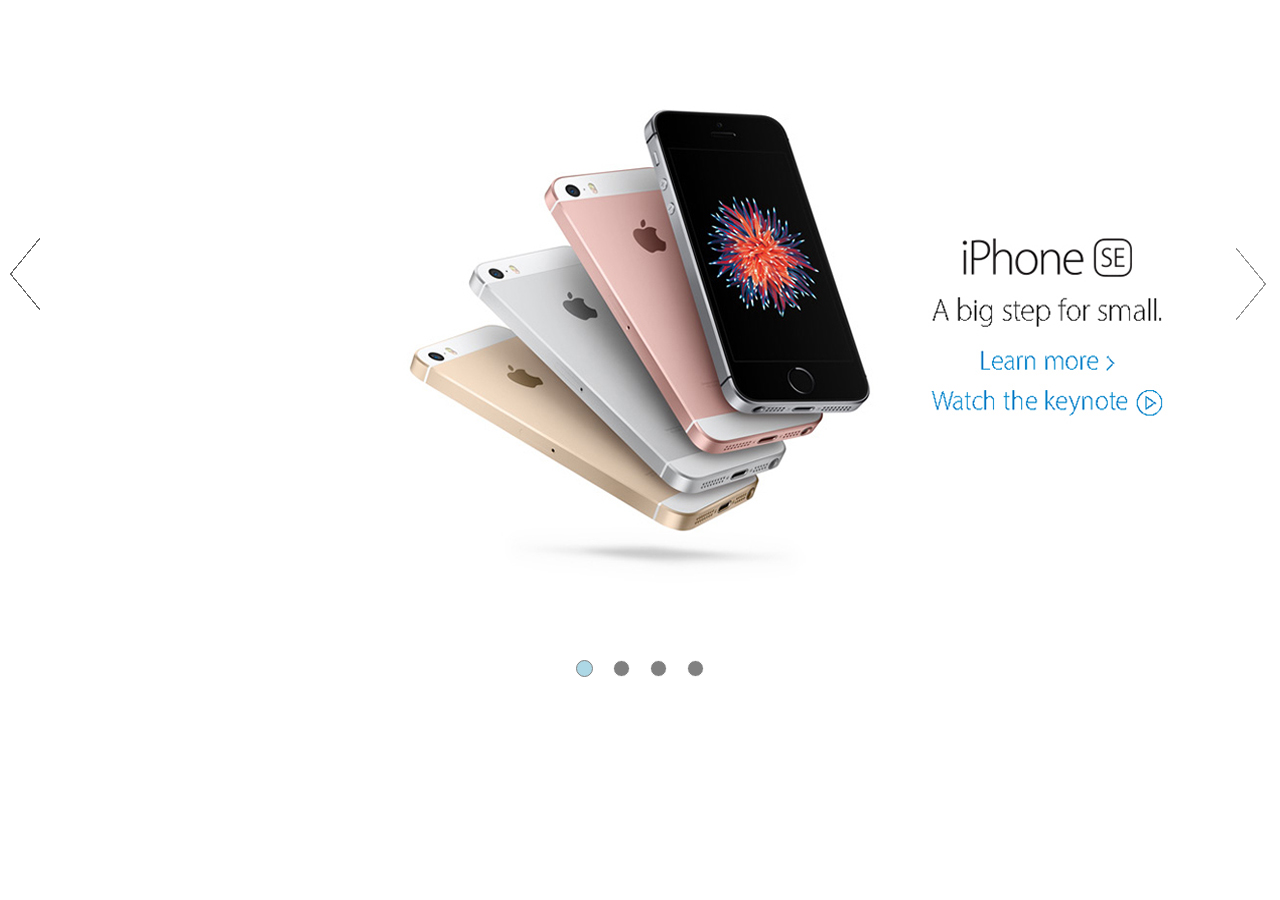
<file: Apple/index.html>
<!DOCTYPE html>
<html lang="en">
<head>
	<meta charset="UTF-8">
	<title> Apple </title>
	<!-- load thu vien jquery -->
	<script src="js/jquery-3.4.1.js"></script>
	<script src="js/jquery.easing.1.3.js"></script>
	<!-- load file js tự viết -->
	<script src="js/1.js"></script>	
	<!-- link file css -->
	<link rel="stylesheet" href="css/1.css">
</head>
<body>
	<header class="apple">
		<div class="anhslide">
			<div class="_1slide active"><img src="images/1.jpg" alt=""></div>
			<div class="_1slide"><img src="images/2.jpg" alt=""></div>
			<div class="_1slide"><img src="images/3.jpg" alt=""></div>
			<div class="_1slide"><img src="images/4.jpg" alt=""></div>
		</div>
		<div class="nutslide">
			<div class="next"><img src="images/phai.jpg" alt=""></div>
			<div class="prev"><img src="images/trai.jpg" alt=""></div>
			<ul>
				<li class='xanh'>1</li>
				<li>2</li>
				<li>3</li>
				<li>4</li>
			</ul>
		</div>
	</header>

</body>
</html>
</file>
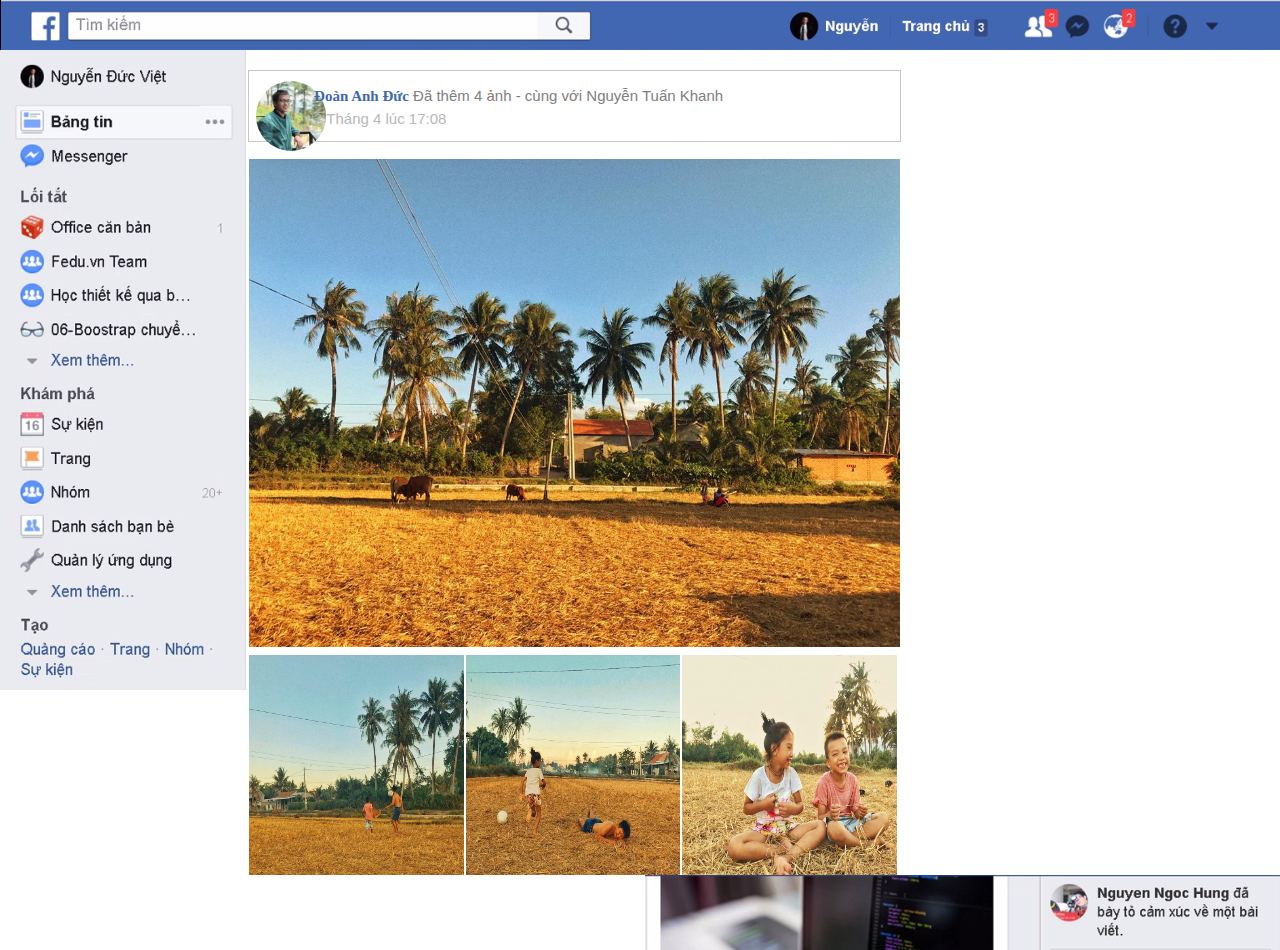
<file: Facebook/index.html>
<!-- https://themes.muffingroup.com/be/webdesign/ -->
<!DOCTYPE html>
<html lang="en"><head>
	<title> Viết tương tác ảnh trên Facebook - chưa kết nối dữ liệu </title>
	<meta charset="utf-8">
	<meta name="viewport" content="width=device-width, initial-scale=1">    	
	<link rel="stylesheet" href="bootstrap.css">
	<link rel="stylesheet" href="font-awesome.css">
	
	<link rel="stylesheet" href="58-66.css">
</head>
<body>
	<div class="popup">
		<div class="nenden">
			<div class="dongLai"></div>		
		</div>
		<div class="thongtinanh">
			<div class="tttrai">
				<div class="khoiCacAnh">
					<ul>
						<li><img src="Facebook/1.jpg" alt=""></li>
						<li><img src="Facebook/2.jpg" alt=""></li>
						<li><img src="Facebook/3.jpg" alt=""></li>
						<li><img src="Facebook/4.jpg" alt=""></li>
						<li><img src="Facebook/6.jpg" alt=""></li>
						<li><img src="Facebook/7.jpg" alt=""></li>
						<li><img src="Facebook/8.jpg" alt=""></li>
					</ul>
				</div>
				<div class="khoiCacNut">
					<b class="ntrai">Trái</b>
					<b class="nphai">Phải</b>
				</div>
			</div>
			<div class="ttphai"></div>
		</div>
	</div>

	<div class="menutren">
		<img src="Facebook/menutren.png" alt="">
	</div>
	<section class="noidungchinh">
		<div class="trai">
			<img src="Facebook/menutrai.png" alt="">
		</div>
		<div class="giua">
			<div class="motkhoi">
				<div class="avatar">
					<div class="atrai">
						<img src="Facebook/5.jpg" alt="">
					</div>
					<div class="aphai">
						<b>Đoàn Anh Đức</b>
						<span>Đã thêm 4 ảnh - cùng với Nguyễn Tuấn Khanh</span>
						<div class="ngaythang">2 Tháng 4 lúc 17:08</div>
					</div>
				</div>
				<div class="cacAnh">
					<img src="Facebook/1.jpg" alt="" class="motanhtren">
					<img src="Facebook/2.jpg" alt="">
					<img src="Facebook/3.jpg" alt="">
					<img src="Facebook/4.jpg" alt="">
				</div>
			</div>
		</div>
		<div class="phai">
			<img src="Facebook/phai.png" alt="">
		</div>
	</section>

	<script type="text/javascript" src="58-66.js"></script>
</body>
</html>
</file>
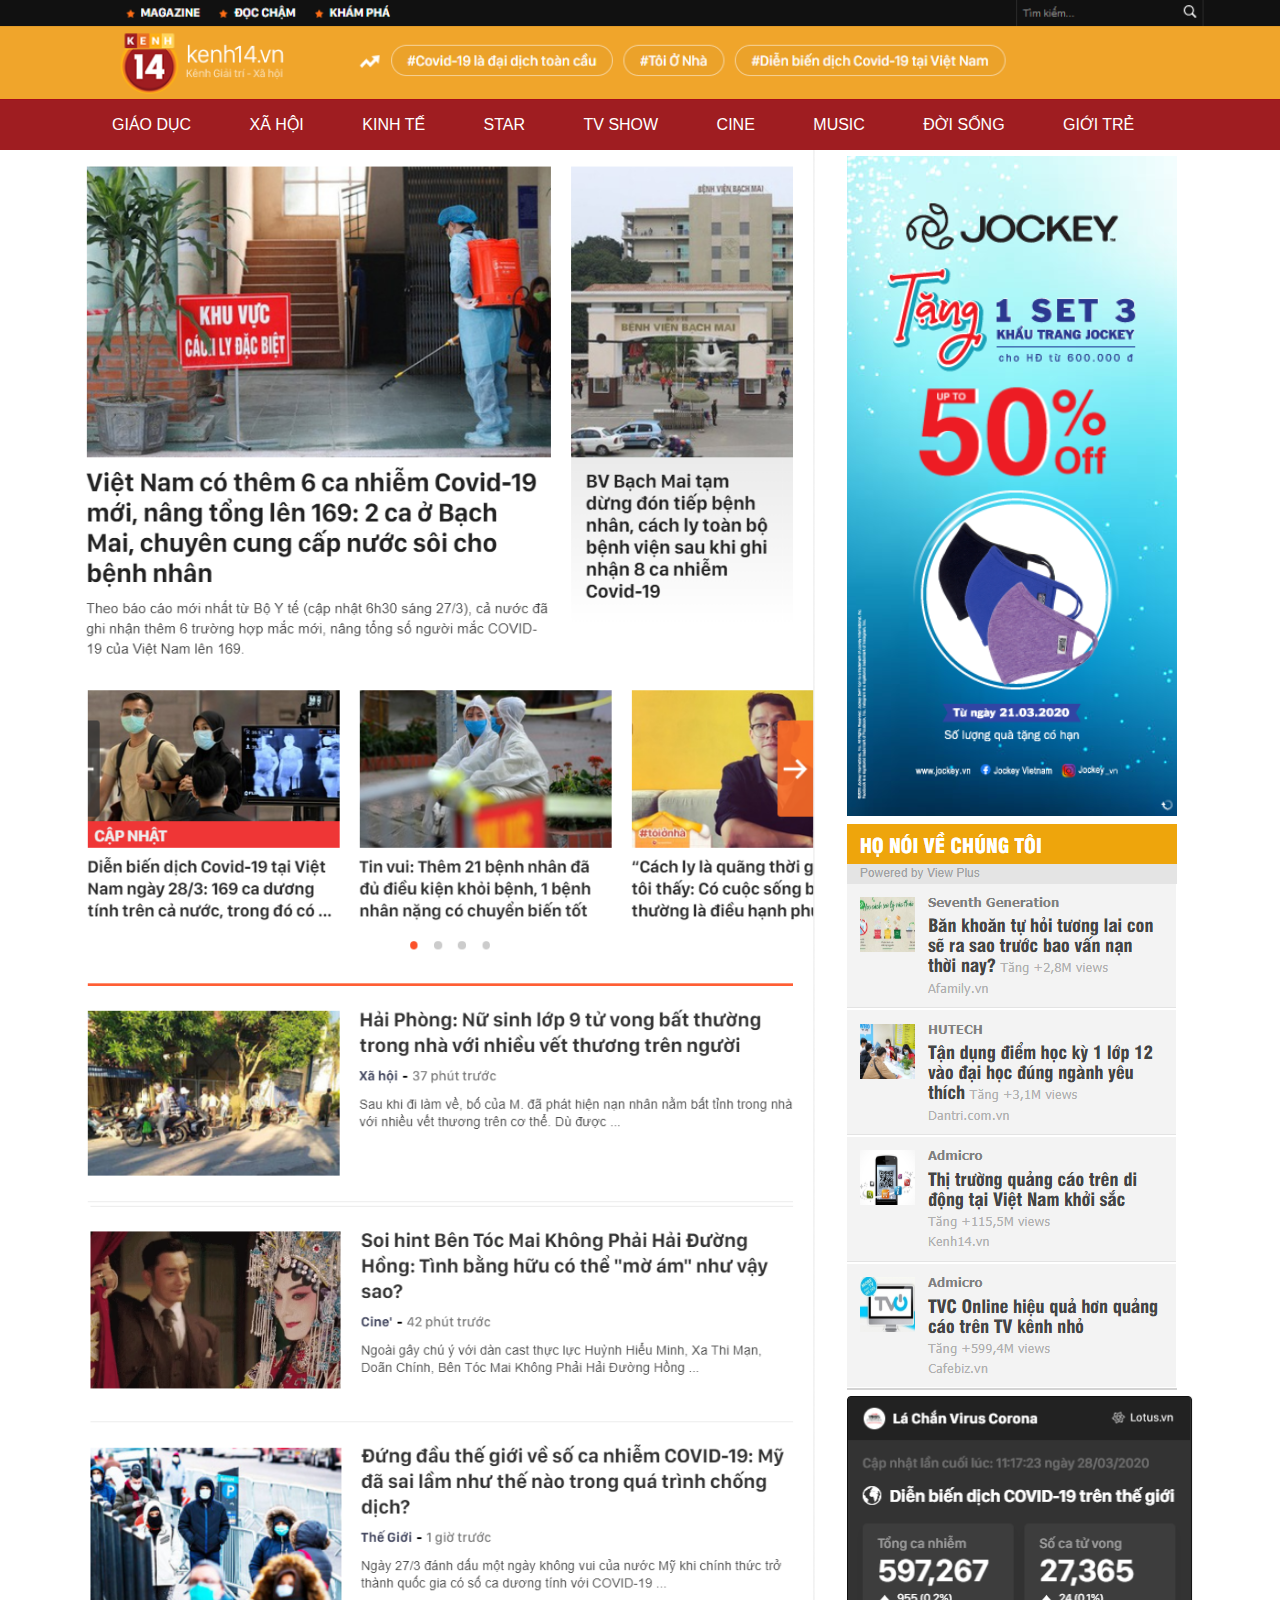
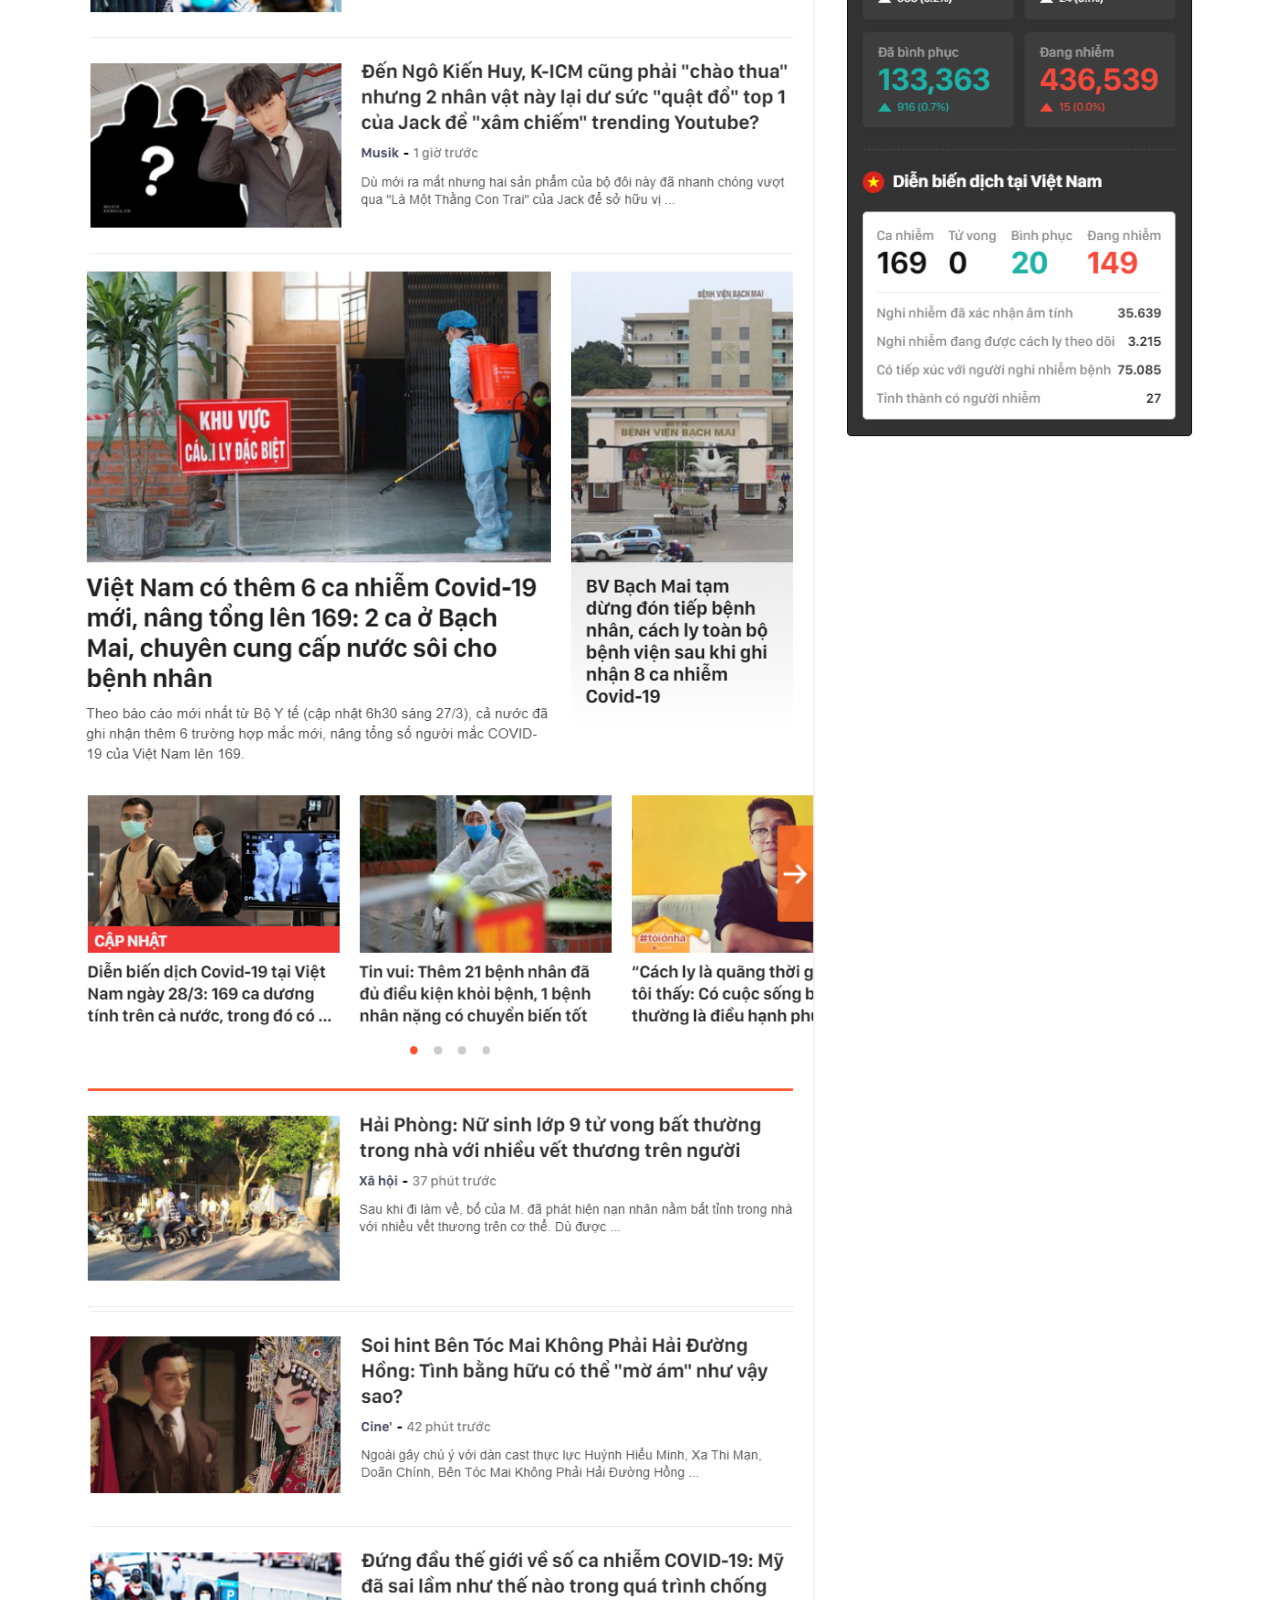
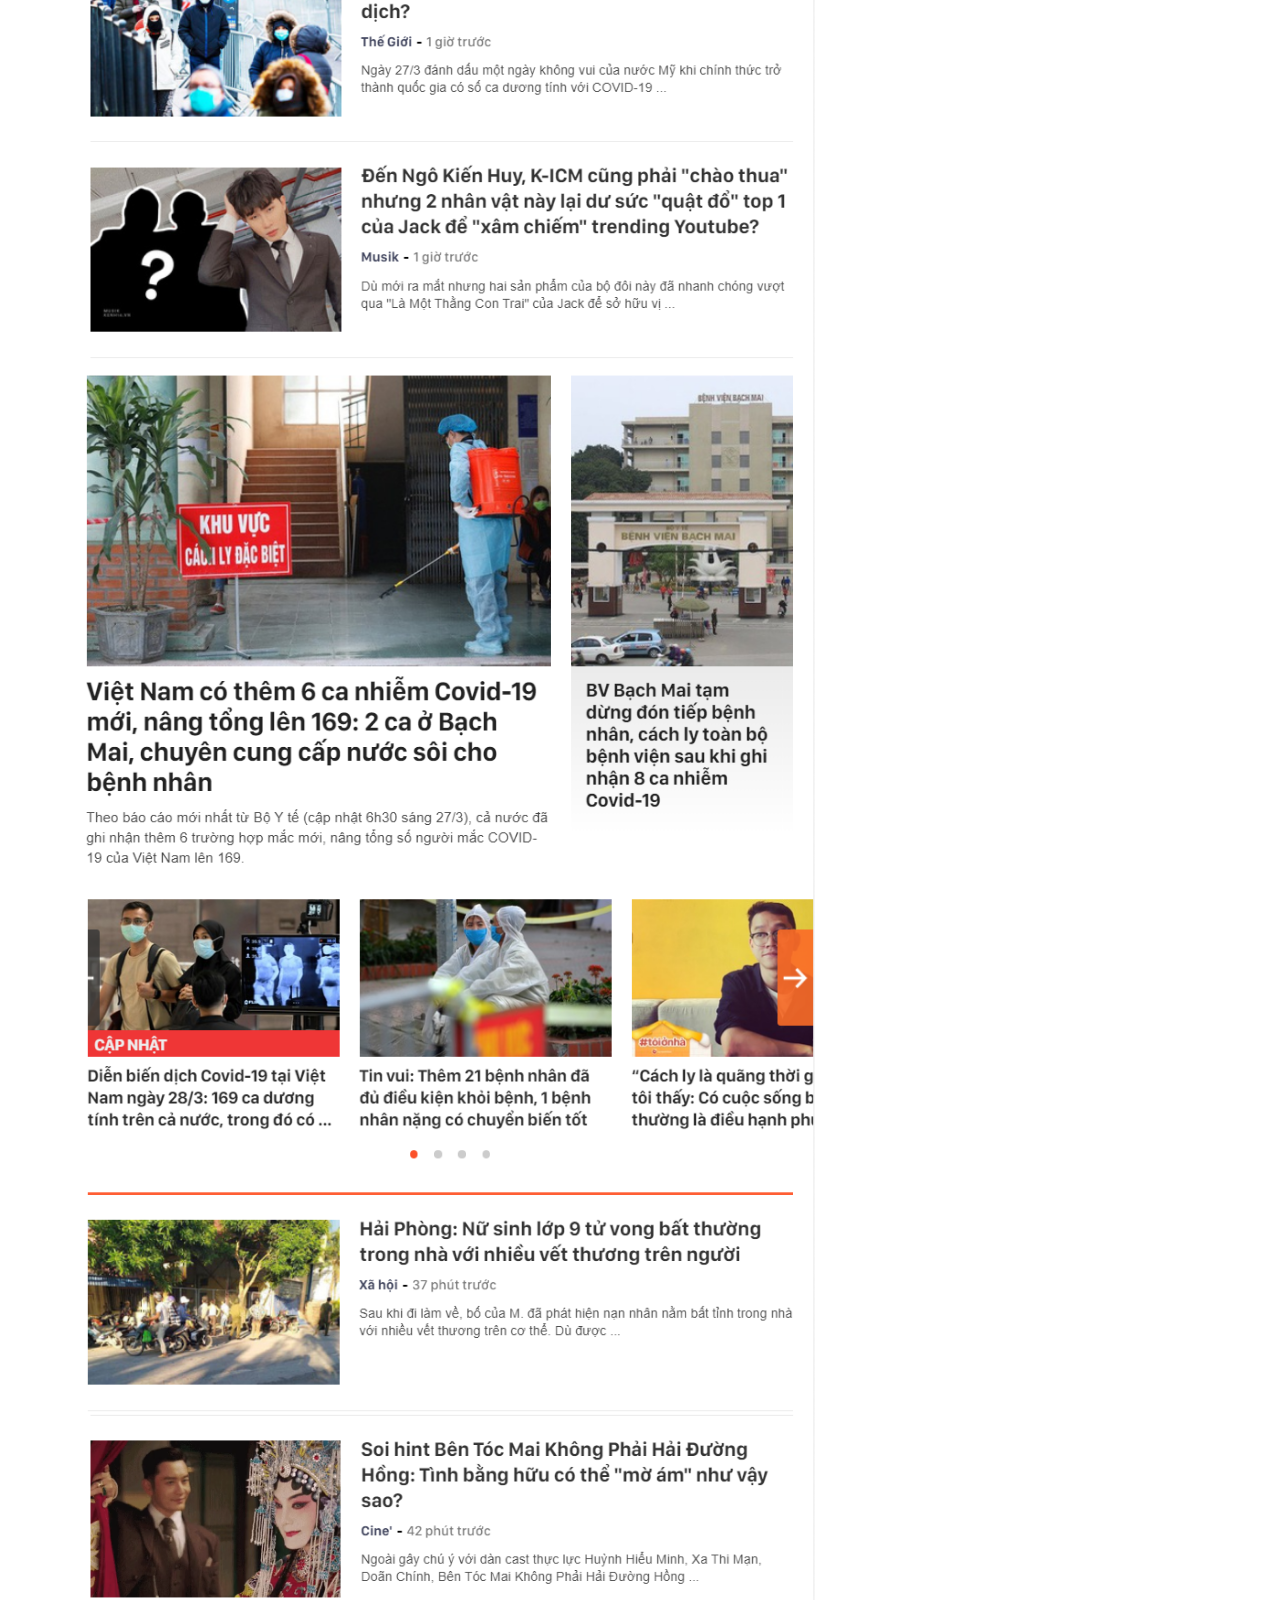
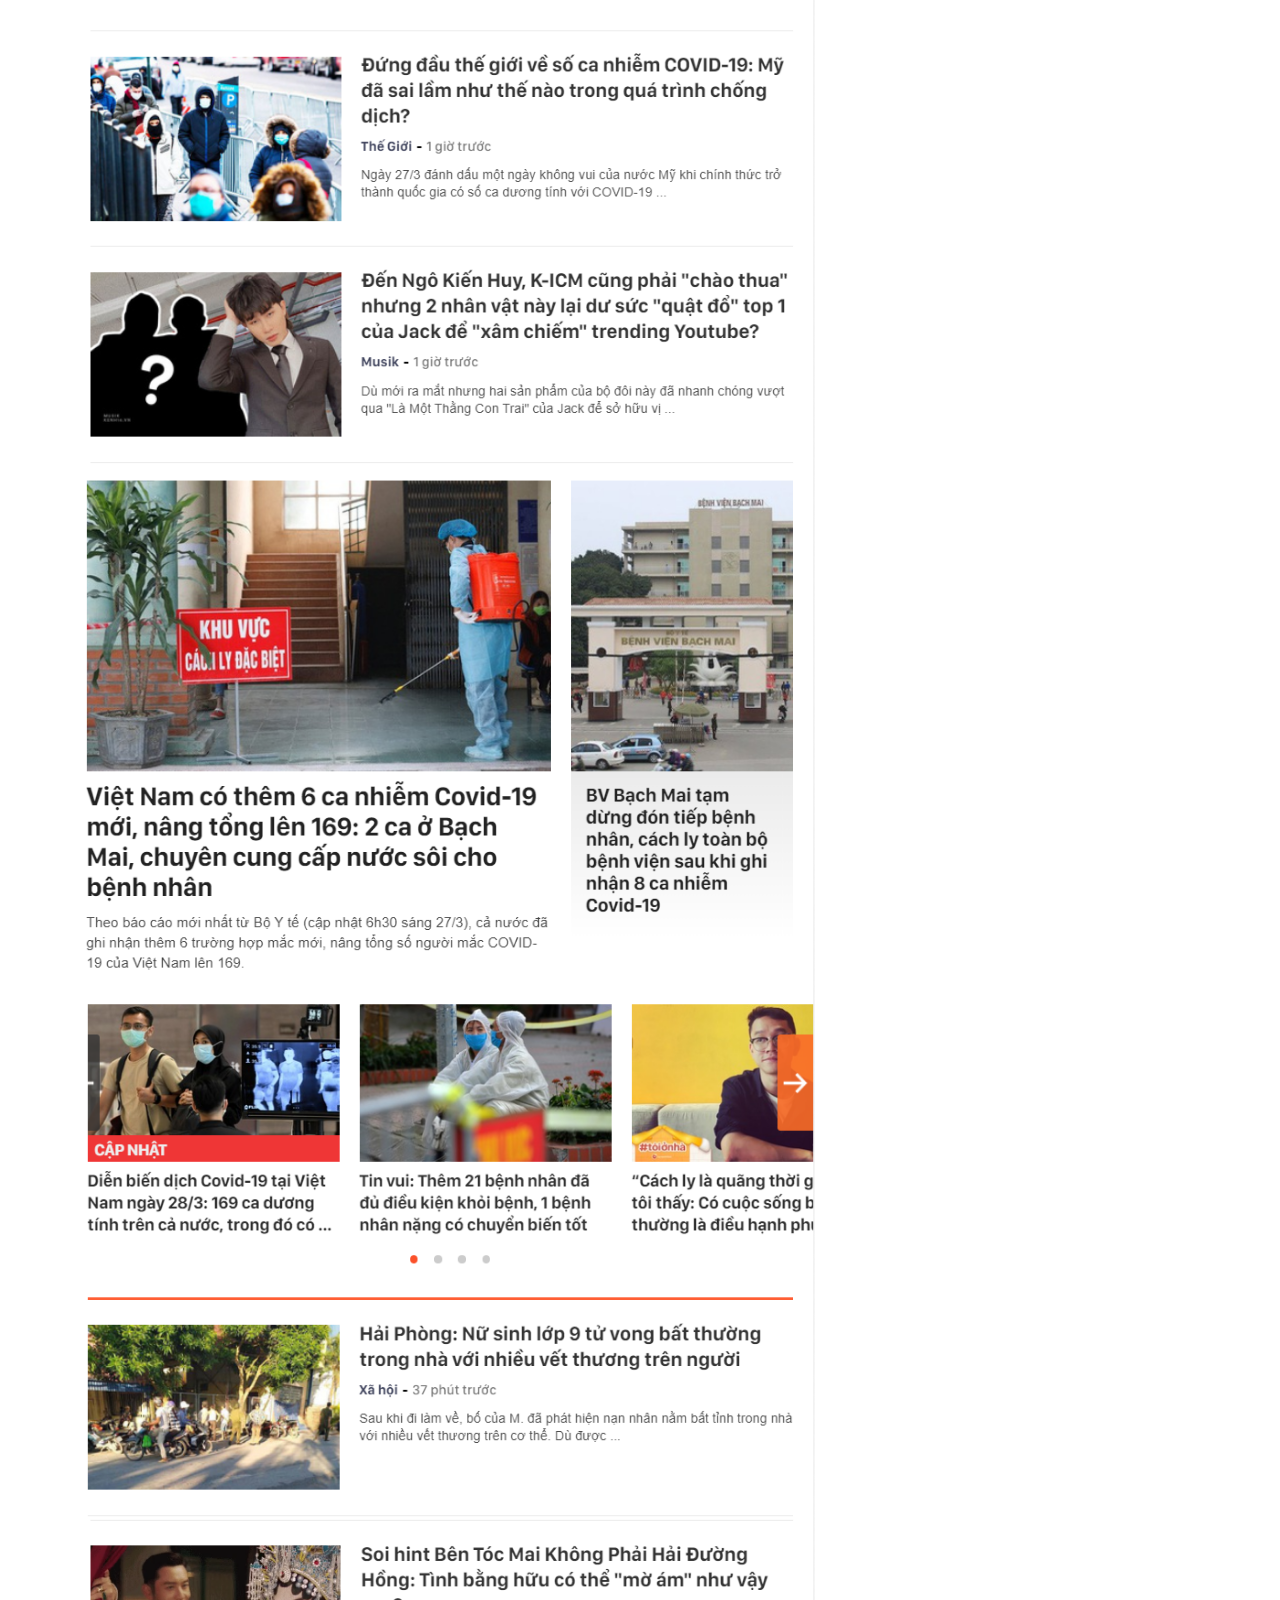
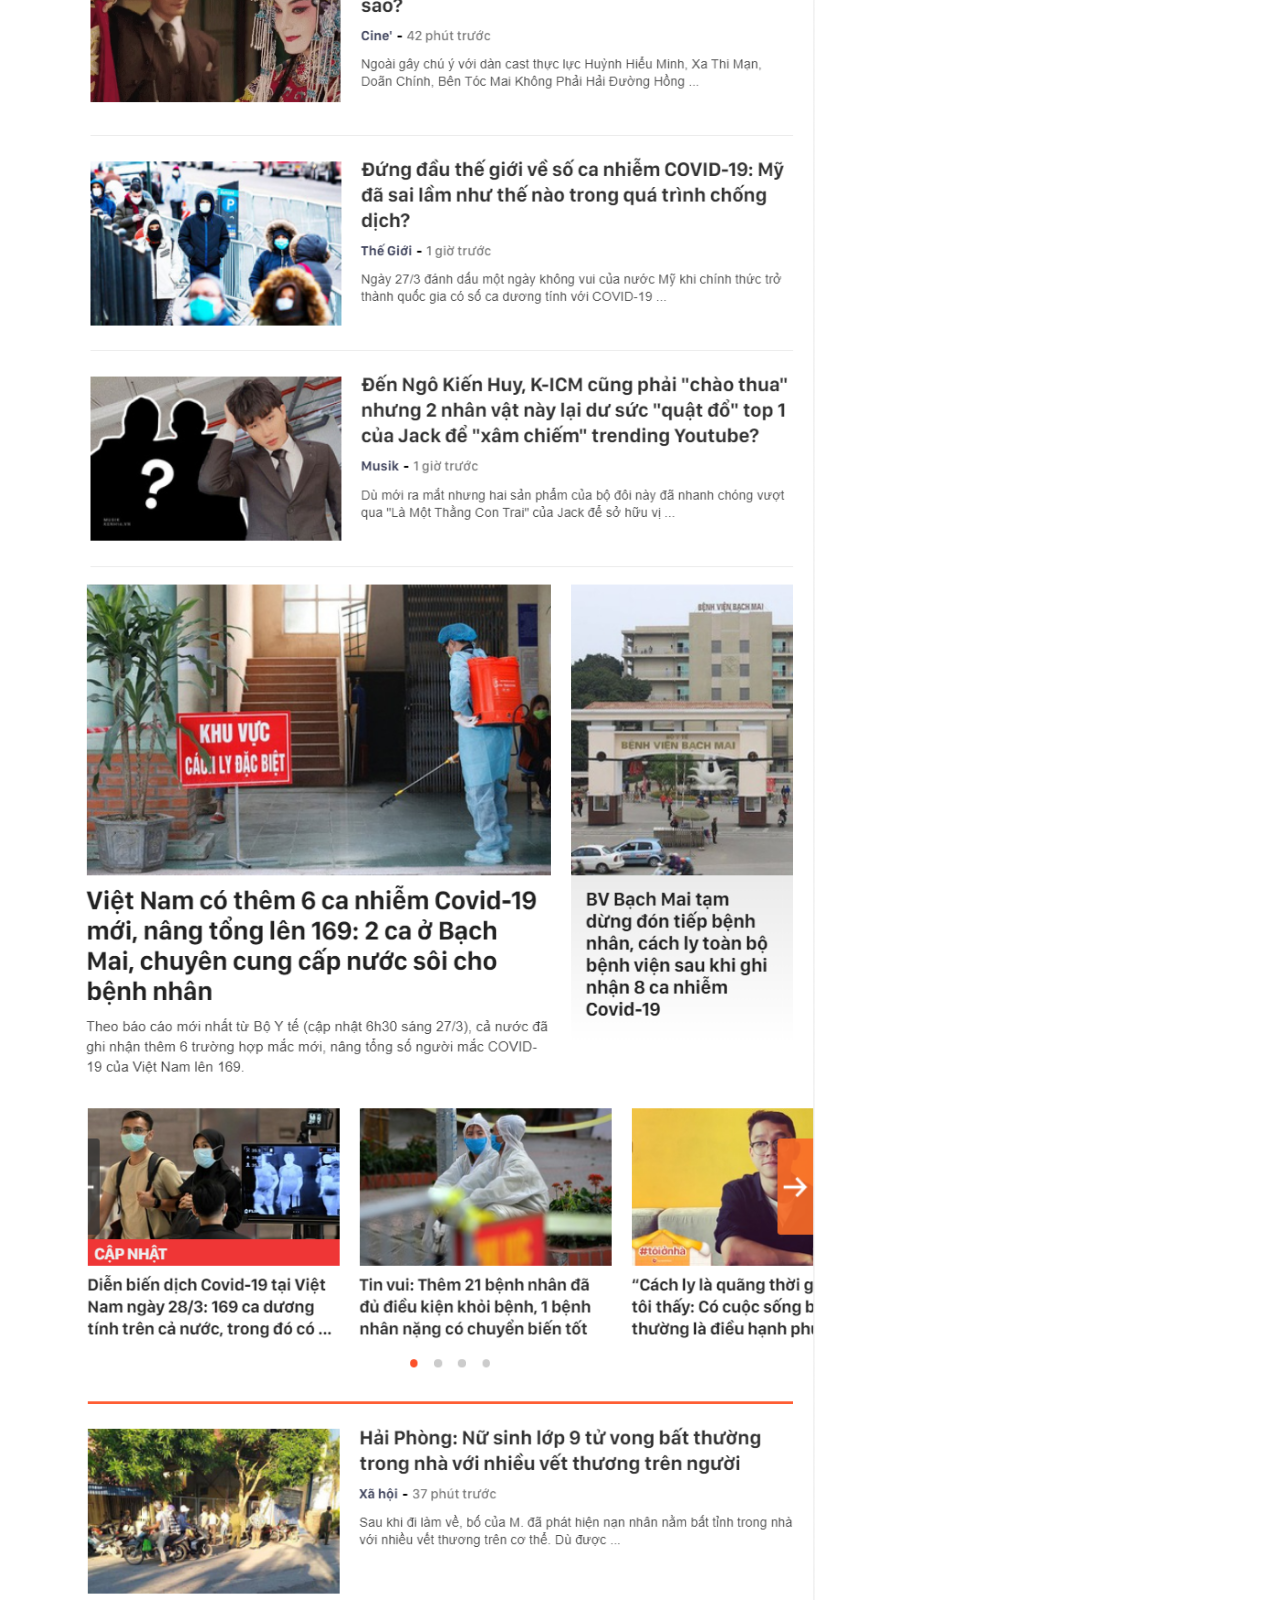
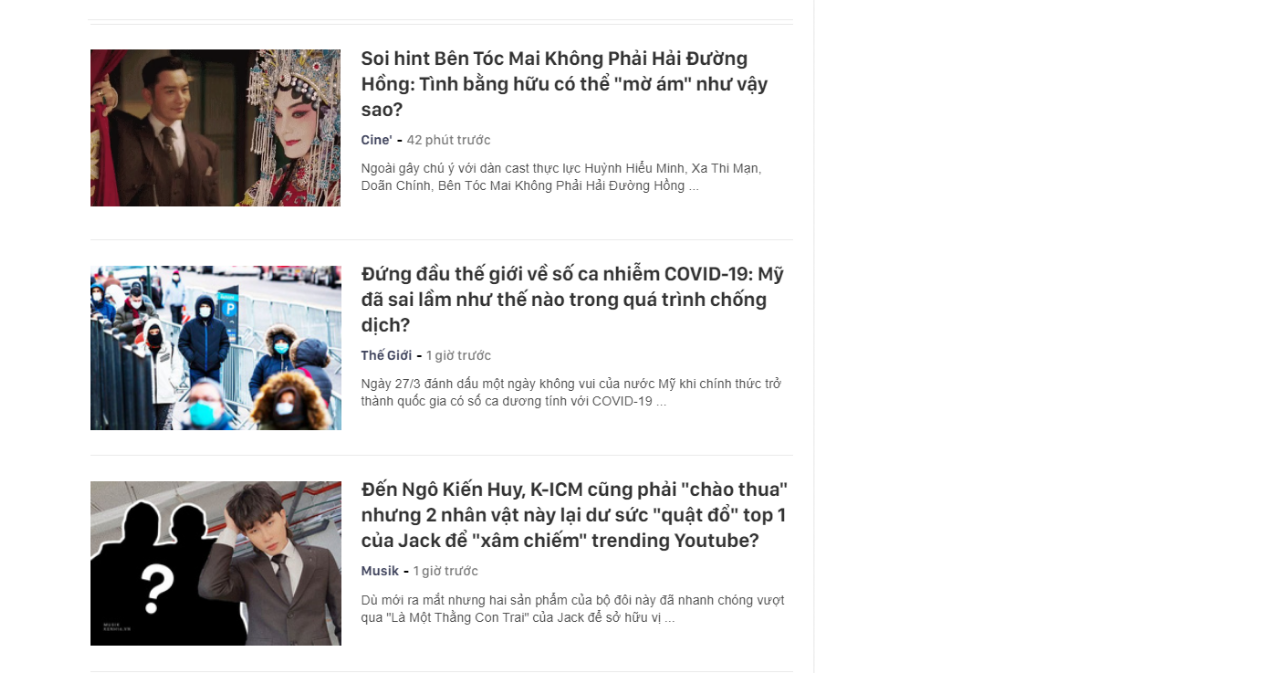
<file: Kenh14/index.html>
<!DOCTYPE html>
<html lang="en"><head>
	<title> Kenh 14 </title>
	<meta charset="utf-8">
	<meta name="viewport" content="width=device-width, initial-scale=1">    	
	<link rel="stylesheet" href="bootstrap.css">
	<link rel="stylesheet" href="font-awesome.css">
	
	<link rel="stylesheet" href="36-part2.css">
</head>
<body>
	<div class="banner"></div>
	<div class="menu">
		<div class="container"> <!-- Container: Canh giua -->
			<a href="">Giáo dục</a>
			<a href="">Xã hội</a>
			<a href="">Kinh tế</a>
			<a href="">Star</a>
			<a href="">TV Show</a>
			<a href="">Cine</a>
			<a href="">Music</a>
			<a href="">Đời sống</a>
			<a href="">Giới trẻ</a>
		</div>
	</div>

	<section class="noidung">
		<div class="container">
			<div class="row">
				<div class="col-sm-8 ndtrai">
					<img src="1.png" alt="" class="img-fluid">
					<img src="2.png" alt="" class="img-fluid">
					<img src="3.png" alt="" class="img-fluid">
					<img src="1.png" alt="" class="img-fluid">
					<img src="2.png" alt="" class="img-fluid">
					<img src="3.png" alt="" class="img-fluid">
					<img src="1.png" alt="" class="img-fluid">
					<img src="2.png" alt="" class="img-fluid">
					<img src="3.png" alt="" class="img-fluid">
					<img src="1.png" alt="" class="img-fluid">
					<img src="2.png" alt="" class="img-fluid">
					<img src="3.png" alt="" class="img-fluid">
					<img src="1.png" alt="" class="img-fluid">
					<img src="2.png" alt="" class="img-fluid">
					<img src="3.png" alt="" class="img-fluid">
				</div>
				<div class="col-sm-4 ndphai">
					
					<div class="tren">
						<img src="4.png" alt="" class="img-fluid">
					</div>
					<div class="chungtoi">
						<img src="5.png" alt="" class="img-fluid">
					</div>
					<div class="duoi">
						<img src="6.png" alt="" class="img-fluid">
					</div>
				</div>
			</div>
		</div>
	</section>
	
	<script type="text/javascript" src="36-part2.js"></script>
</body>
</html>
</file>
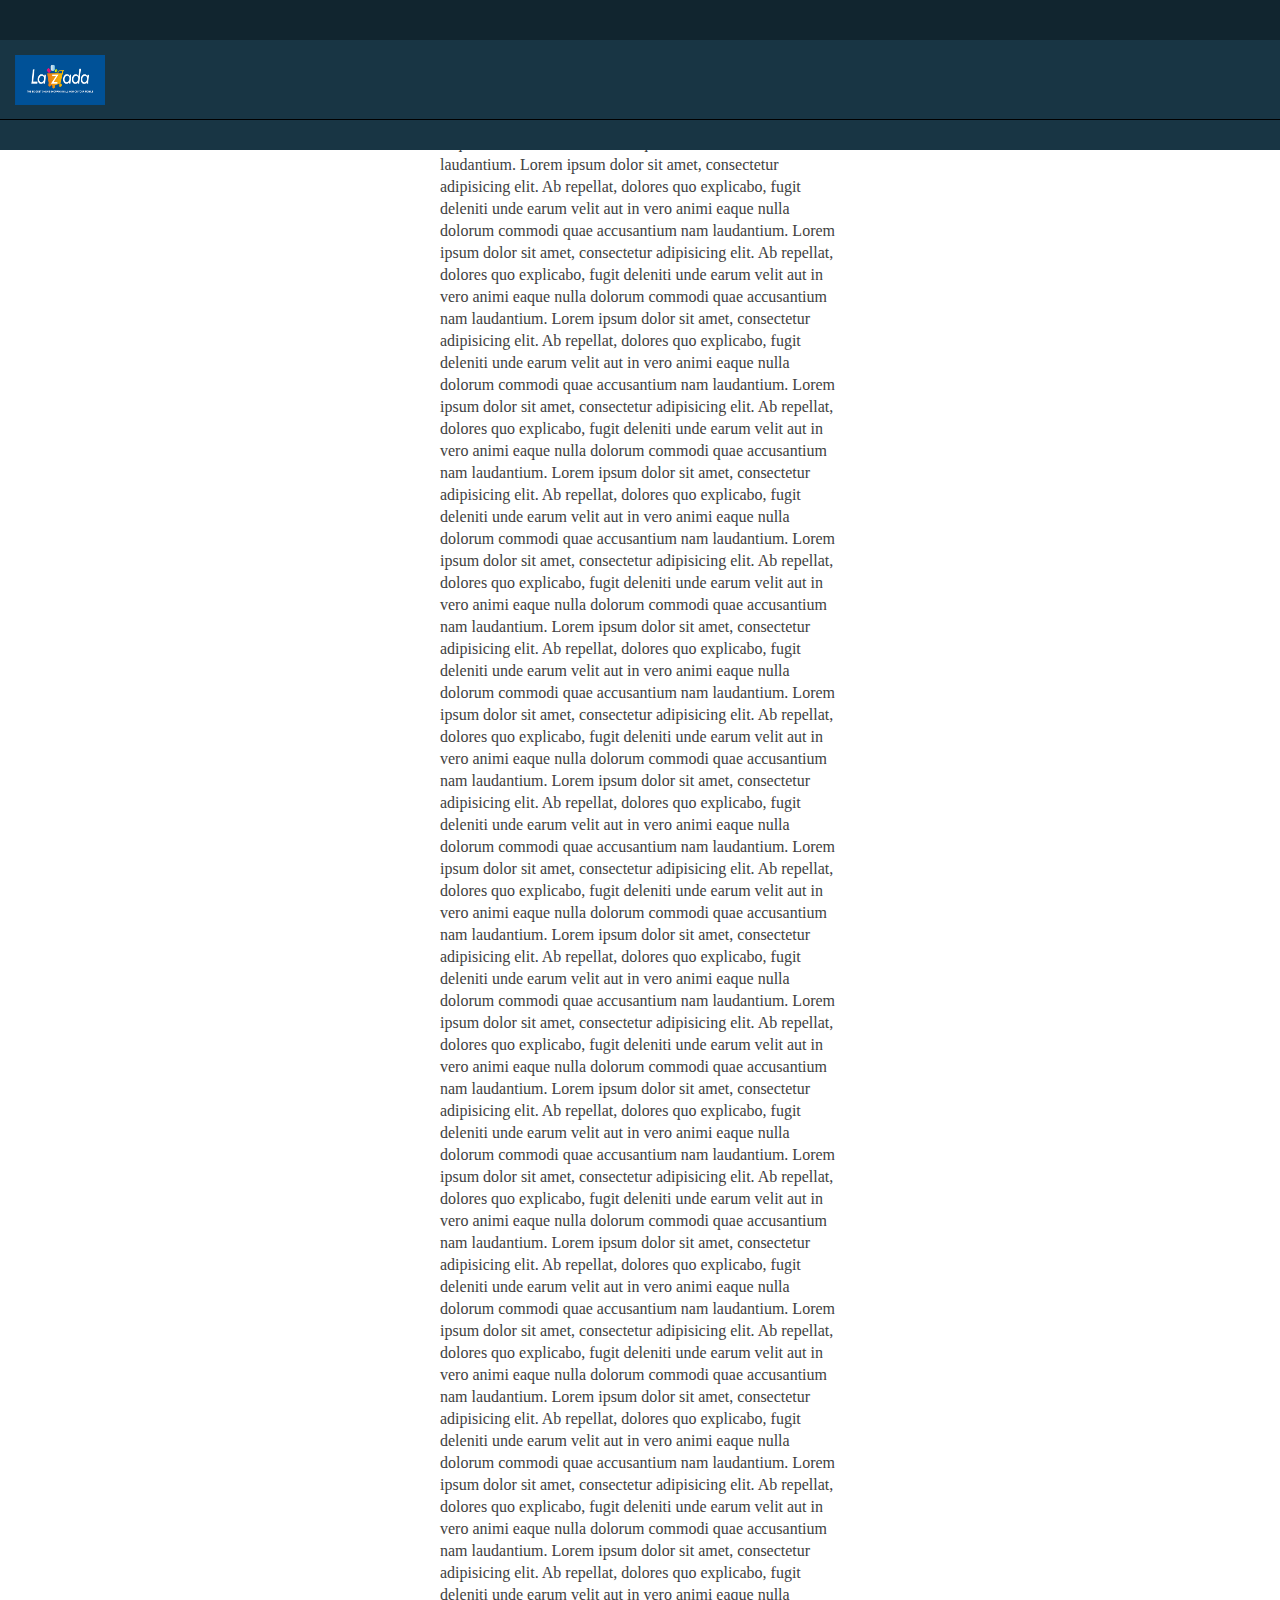
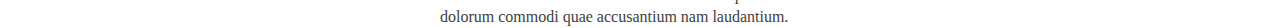
<file: Lazada/index.html>
<!DOCTYPE html>
<html lang="en"><head>
	<title> Lazada </title>
	<meta charset="utf-8">
	<meta name="viewport" content="width=device-width, initial-scale=1">    	
	<link rel="stylesheet" href="bootstrap.css">
	<link rel="stylesheet" href="font-awesome.css">
	
	<link rel="stylesheet" href="38-part5-lazada.css">
</head>
<body>
	<div class="menu">
		<div class="tatcadanhmuc">
			<div class="nut">Tất cả danh mục</div>
		</div>
		<div class="menutop"></div>
		<div class="menumid">
			<div class="trailogo">
					<a href=""><img class="logo" src="logo-lazada.png" alt=""></a>
			</div>
			<div class="phaisearch"></div>
		</div>
		<div class="menubottom"></div>
	</div>

	<div class="noidung">
		Lorem ipsum dolor sit amet, consectetur adipisicing elit. Ab repellat, dolores quo explicabo, fugit deleniti unde earum velit aut in vero animi eaque nulla dolorum commodi quae accusantium nam laudantium.
		Lorem ipsum dolor sit amet, consectetur adipisicing elit. Ab repellat, dolores quo explicabo, fugit deleniti unde earum velit aut in vero animi eaque nulla dolorum commodi quae accusantium nam laudantium.
		Lorem ipsum dolor sit amet, consectetur adipisicing elit. Ab repellat, dolores quo explicabo, fugit deleniti unde earum velit aut in vero animi eaque nulla dolorum commodi quae accusantium nam laudantium.
		Lorem ipsum dolor sit amet, consectetur adipisicing elit. Ab repellat, dolores quo explicabo, fugit deleniti unde earum velit aut in vero animi eaque nulla dolorum commodi quae accusantium nam laudantium.
		Lorem ipsum dolor sit amet, consectetur adipisicing elit. Ab repellat, dolores quo explicabo, fugit deleniti unde earum velit aut in vero animi eaque nulla dolorum commodi quae accusantium nam laudantium.
		Lorem ipsum dolor sit amet, consectetur adipisicing elit. Ab repellat, dolores quo explicabo, fugit deleniti unde earum velit aut in vero animi eaque nulla dolorum commodi quae accusantium nam laudantium.
		Lorem ipsum dolor sit amet, consectetur adipisicing elit. Ab repellat, dolores quo explicabo, fugit deleniti unde earum velit aut in vero animi eaque nulla dolorum commodi quae accusantium nam laudantium.
		Lorem ipsum dolor sit amet, consectetur adipisicing elit. Ab repellat, dolores quo explicabo, fugit deleniti unde earum velit aut in vero animi eaque nulla dolorum commodi quae accusantium nam laudantium.
		Lorem ipsum dolor sit amet, consectetur adipisicing elit. Ab repellat, dolores quo explicabo, fugit deleniti unde earum velit aut in vero animi eaque nulla dolorum commodi quae accusantium nam laudantium.
		Lorem ipsum dolor sit amet, consectetur adipisicing elit. Ab repellat, dolores quo explicabo, fugit deleniti unde earum velit aut in vero animi eaque nulla dolorum commodi quae accusantium nam laudantium.
		Lorem ipsum dolor sit amet, consectetur adipisicing elit. Ab repellat, dolores quo explicabo, fugit deleniti unde earum velit aut in vero animi eaque nulla dolorum commodi quae accusantium nam laudantium.
		Lorem ipsum dolor sit amet, consectetur adipisicing elit. Ab repellat, dolores quo explicabo, fugit deleniti unde earum velit aut in vero animi eaque nulla dolorum commodi quae accusantium nam laudantium.
		Lorem ipsum dolor sit amet, consectetur adipisicing elit. Ab repellat, dolores quo explicabo, fugit deleniti unde earum velit aut in vero animi eaque nulla dolorum commodi quae accusantium nam laudantium.
		Lorem ipsum dolor sit amet, consectetur adipisicing elit. Ab repellat, dolores quo explicabo, fugit deleniti unde earum velit aut in vero animi eaque nulla dolorum commodi quae accusantium nam laudantium.
		Lorem ipsum dolor sit amet, consectetur adipisicing elit. Ab repellat, dolores quo explicabo, fugit deleniti unde earum velit aut in vero animi eaque nulla dolorum commodi quae accusantium nam laudantium.
		Lorem ipsum dolor sit amet, consectetur adipisicing elit. Ab repellat, dolores quo explicabo, fugit deleniti unde earum velit aut in vero animi eaque nulla dolorum commodi quae accusantium nam laudantium.
		Lorem ipsum dolor sit amet, consectetur adipisicing elit. Ab repellat, dolores quo explicabo, fugit deleniti unde earum velit aut in vero animi eaque nulla dolorum commodi quae accusantium nam laudantium.
		Lorem ipsum dolor sit amet, consectetur adipisicing elit. Ab repellat, dolores quo explicabo, fugit deleniti unde earum velit aut in vero animi eaque nulla dolorum commodi quae accusantium nam laudantium.
		Lorem ipsum dolor sit amet, consectetur adipisicing elit. Ab repellat, dolores quo explicabo, fugit deleniti unde earum velit aut in vero animi eaque nulla dolorum commodi quae accusantium nam laudantium.
		Lorem ipsum dolor sit amet, consectetur adipisicing elit. Ab repellat, dolores quo explicabo, fugit deleniti unde earum velit aut in vero animi eaque nulla dolorum commodi quae accusantium nam laudantium.
		Lorem ipsum dolor sit amet, consectetur adipisicing elit. Ab repellat, dolores quo explicabo, fugit deleniti unde earum velit aut in vero animi eaque nulla dolorum commodi quae accusantium nam laudantium.
	</div>

	<script type="text/javascript" src="38-part5-lazada.js"></script>
</body>
</html>
</file>
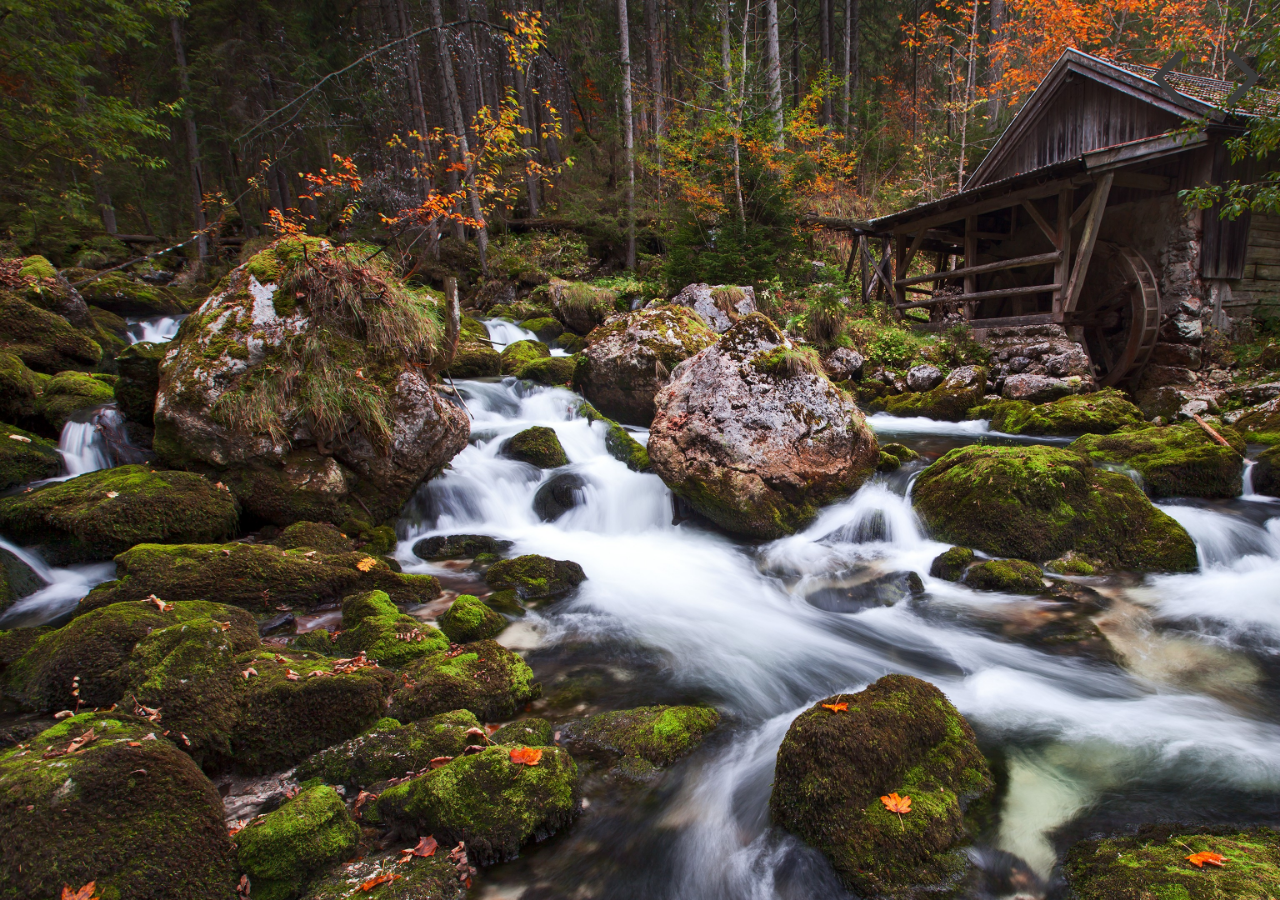
<file: MasterSlide/index.html>
<!-- https://themes.muffingroup.com/be/webdesign/ -->
<!DOCTYPE html>
<html lang="en"><head>
	<title>Master phần hiệu ứng Slide</title>
	<meta charset="utf-8">
	<meta name="viewport" content="width=device-width, initial-scale=1">    	
	<link rel="stylesheet" href="bootstrap.css">
	<link rel="stylesheet" href="font-awesome.css">
	
	<link rel="stylesheet" href="57-06.css">
</head>
<body>
	<div id="slidewrapper">
		<div class="slides">
			<ul>
				<li class="dangxem" style="background-image: url('Master/1.jpg')">
					
				</li>
				<li style="background-image: url('Master/2.jpg')">
					
				</li>
				<li style="background-image: url('Master/3.jpg')">
					
				</li>
				<li style="background-image: url('Master/4.jpg')">
					
				</li>
				<li style="background-image: url('Master/5.jpg')">
					
				</li>
				
			</ul>

		</div>
		<div class="nuts">
			<b class="trai"><span class="fa fa-angle-left"></span></b>
			<b class="phai"><span class="fa fa-angle-right"></span></b>
		</div>
	</div>

	<script type="text/javascript" src="57-06.js"></script>
</body>
</html>
</file>
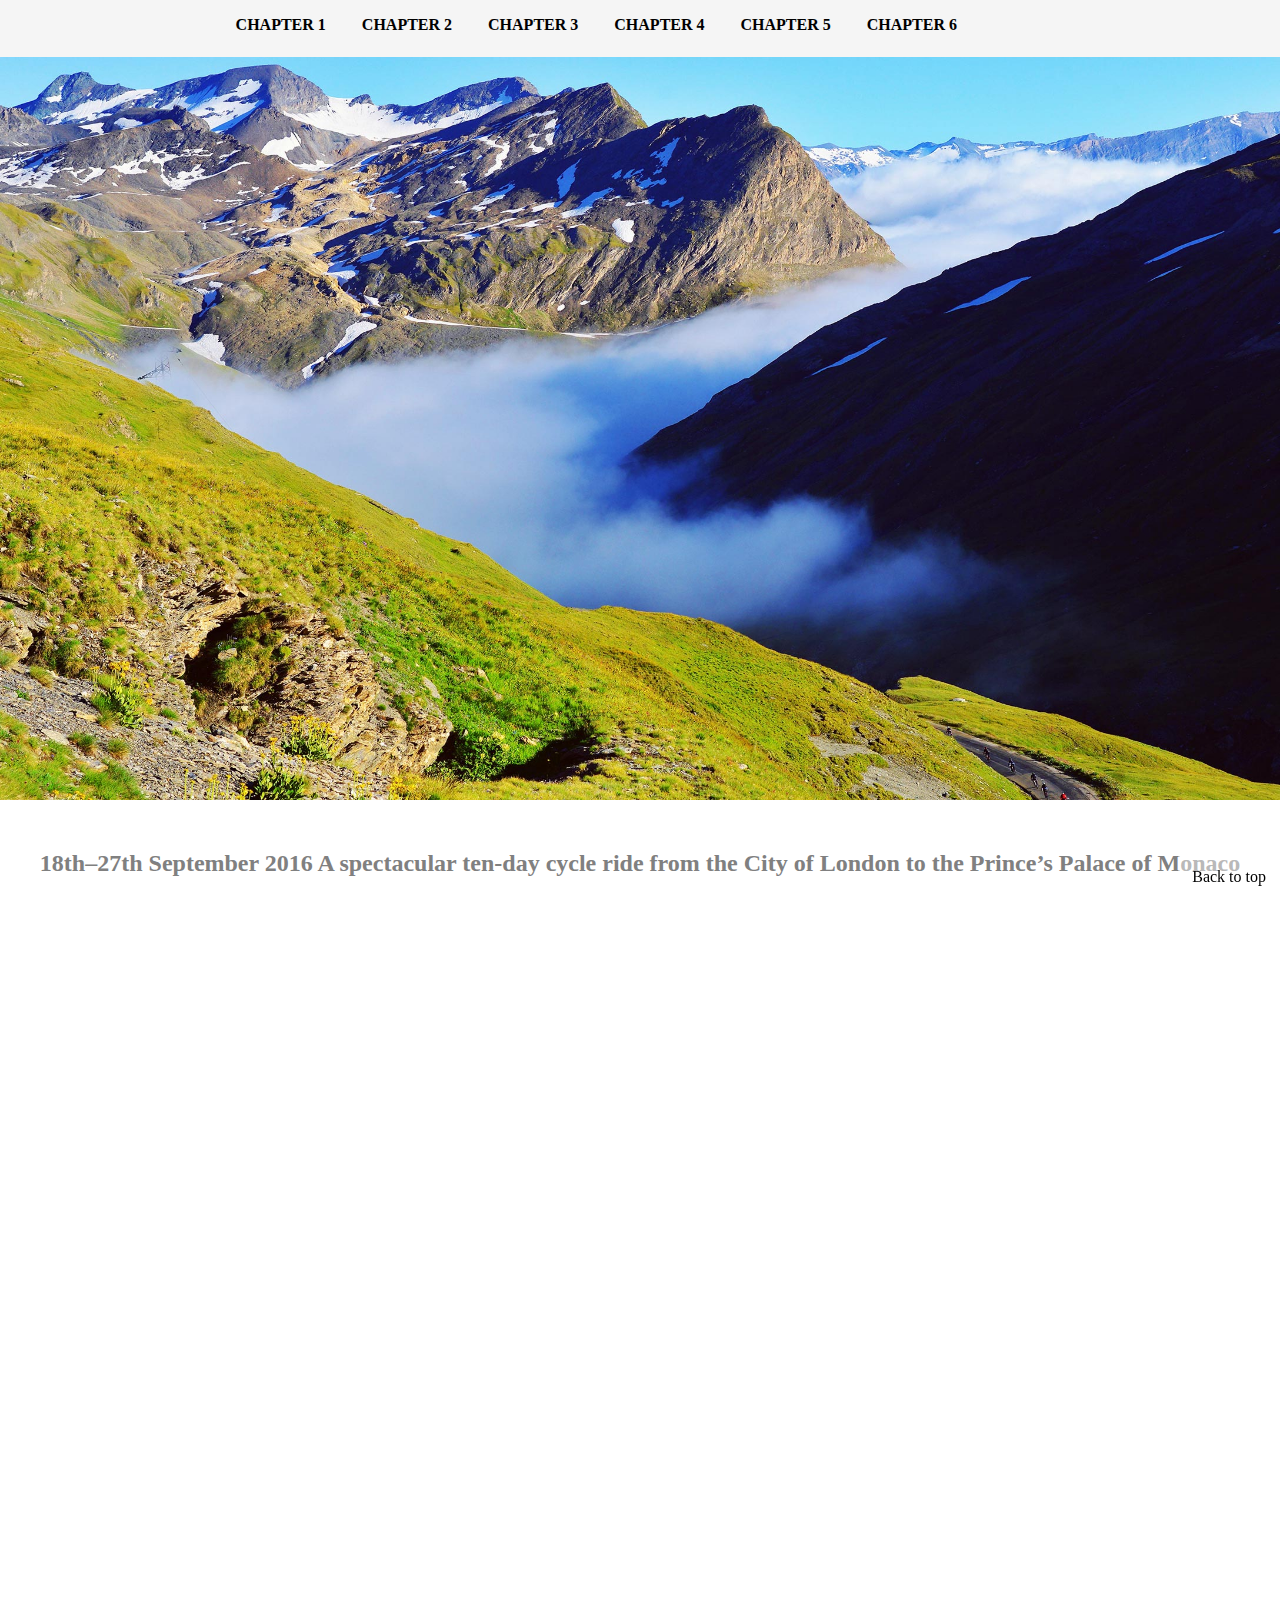
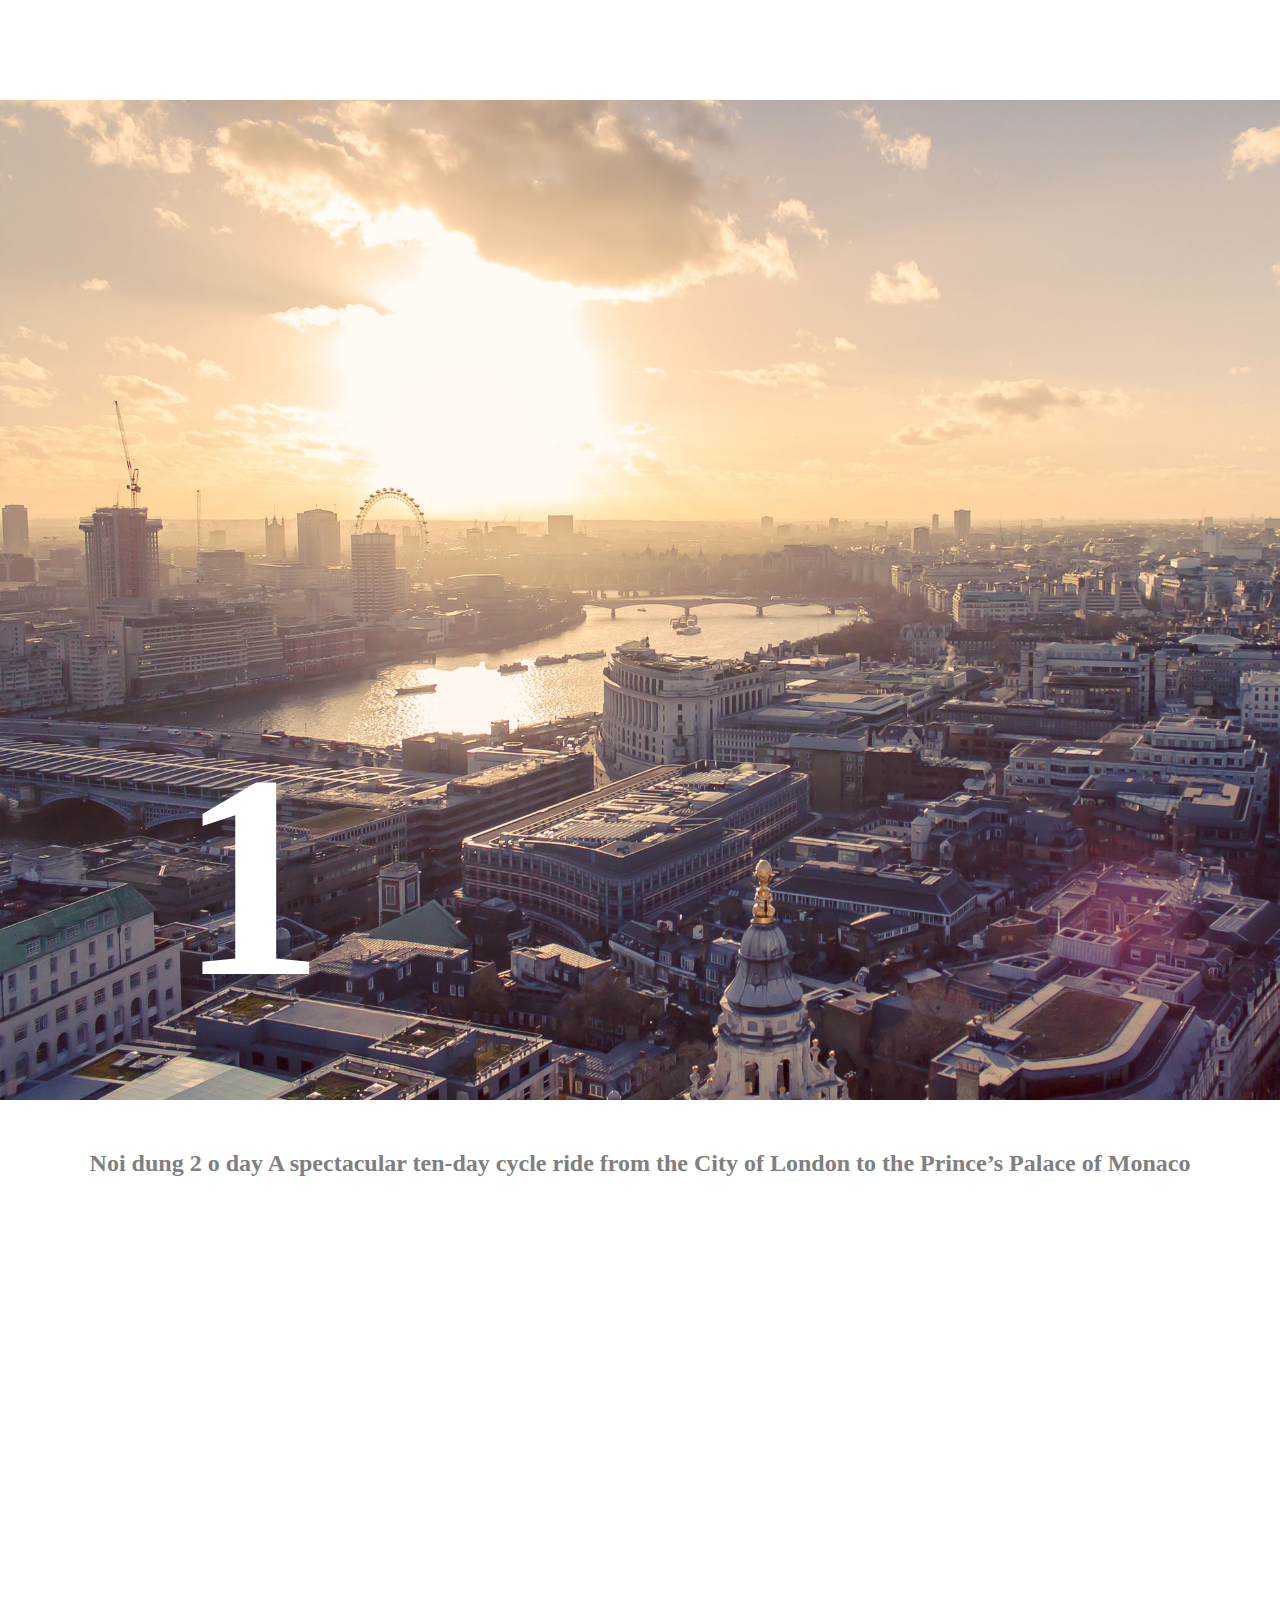
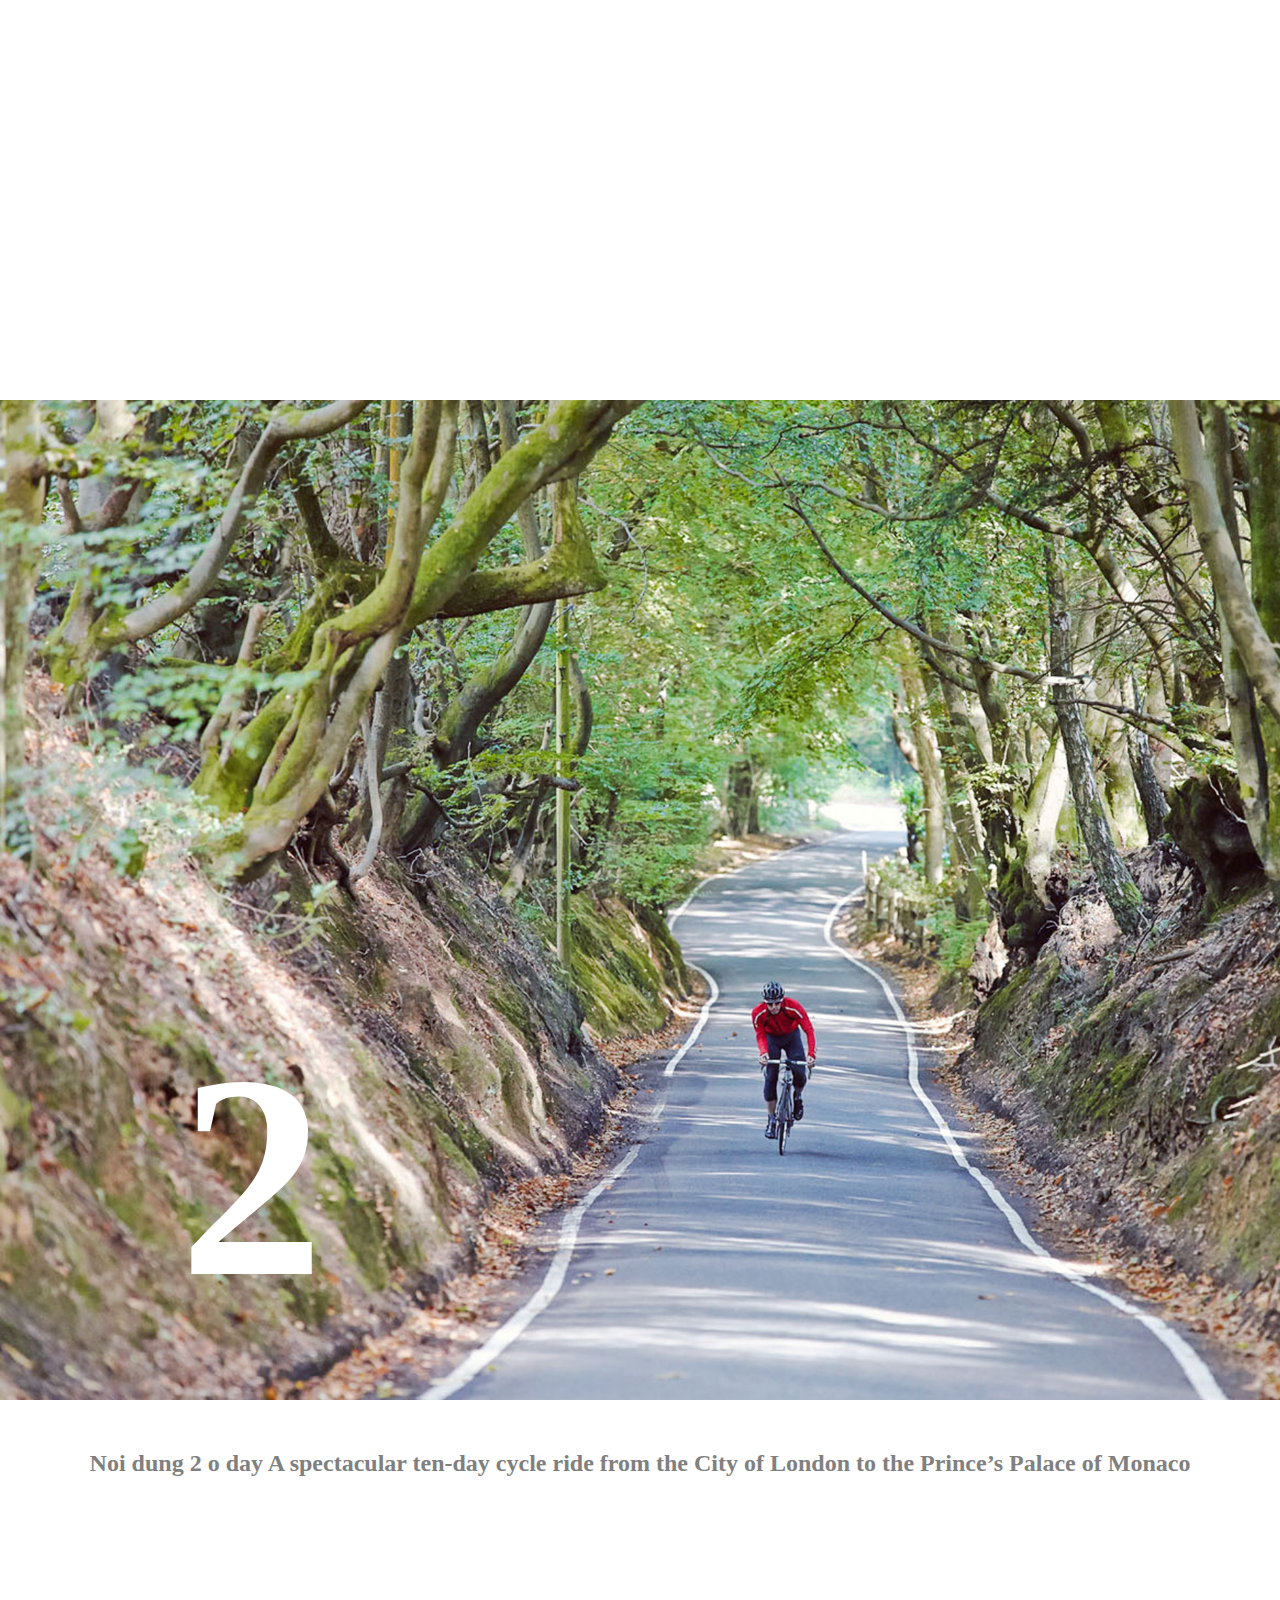
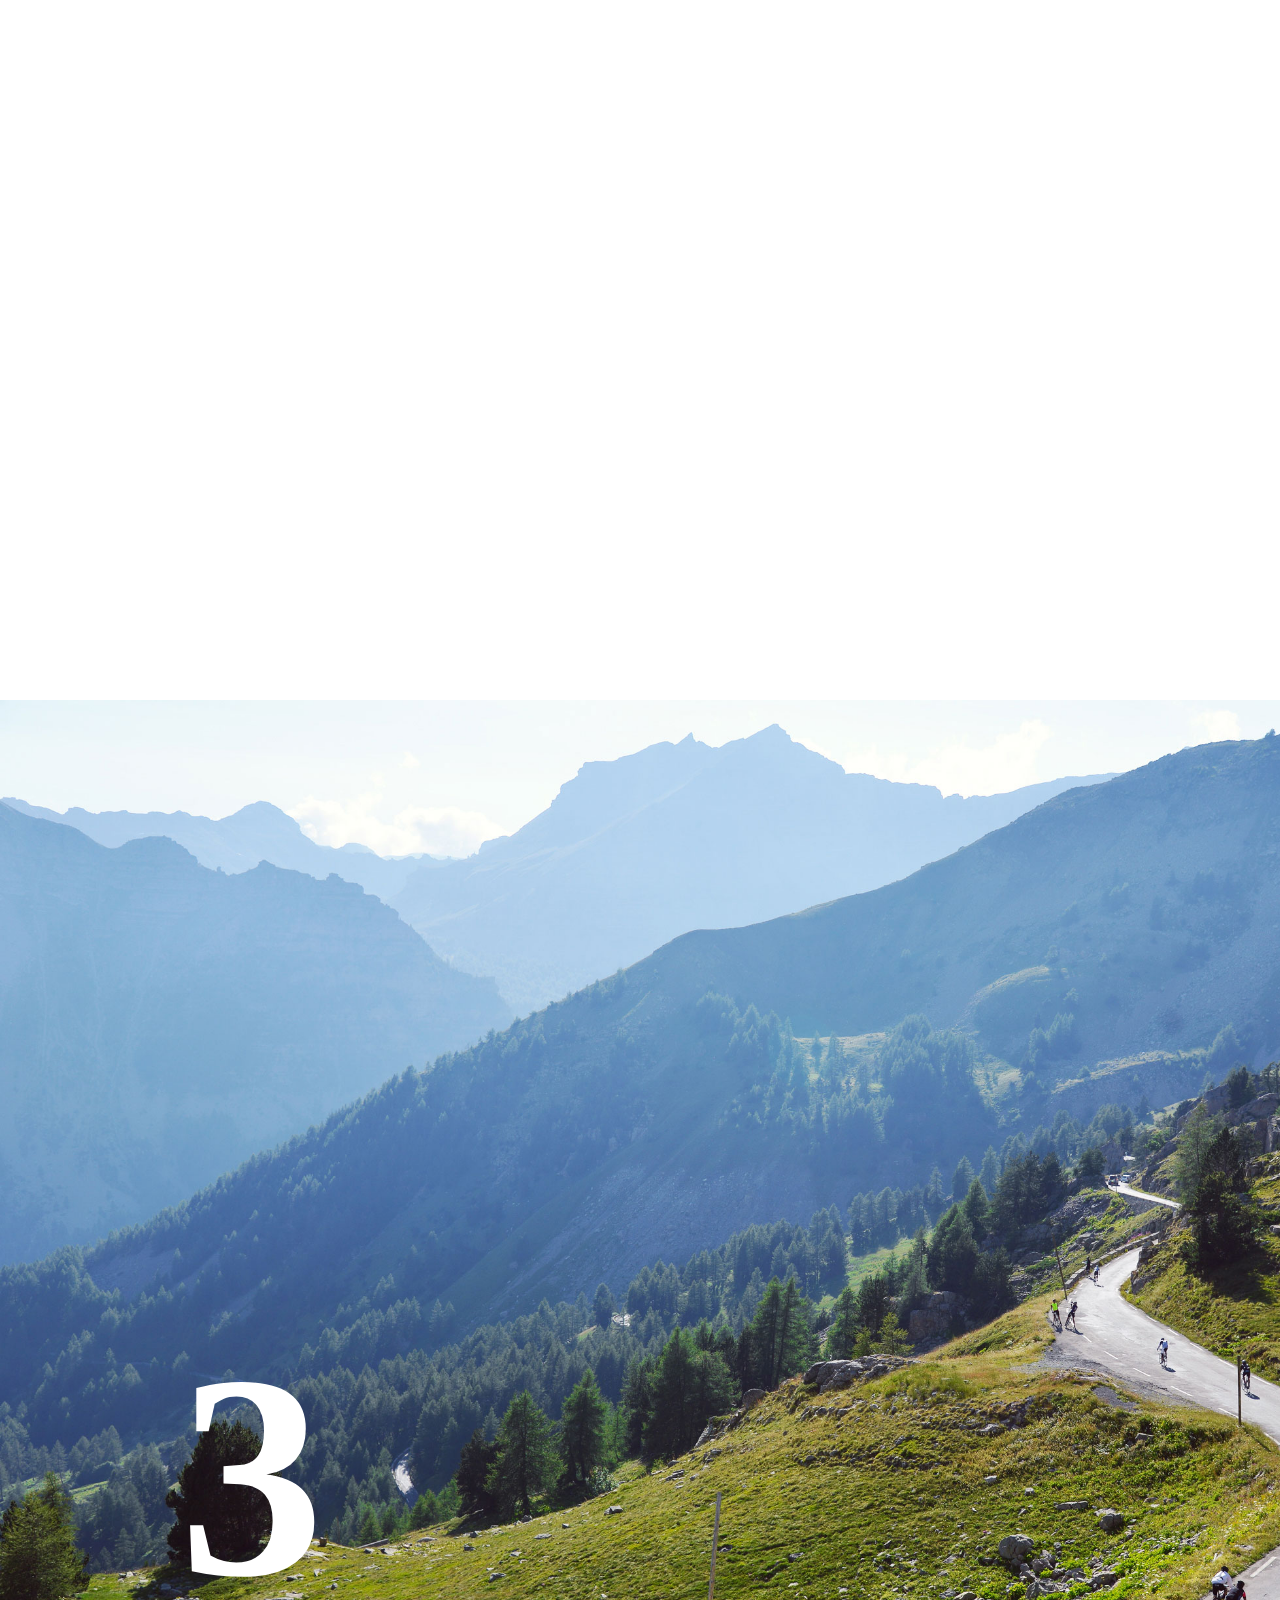
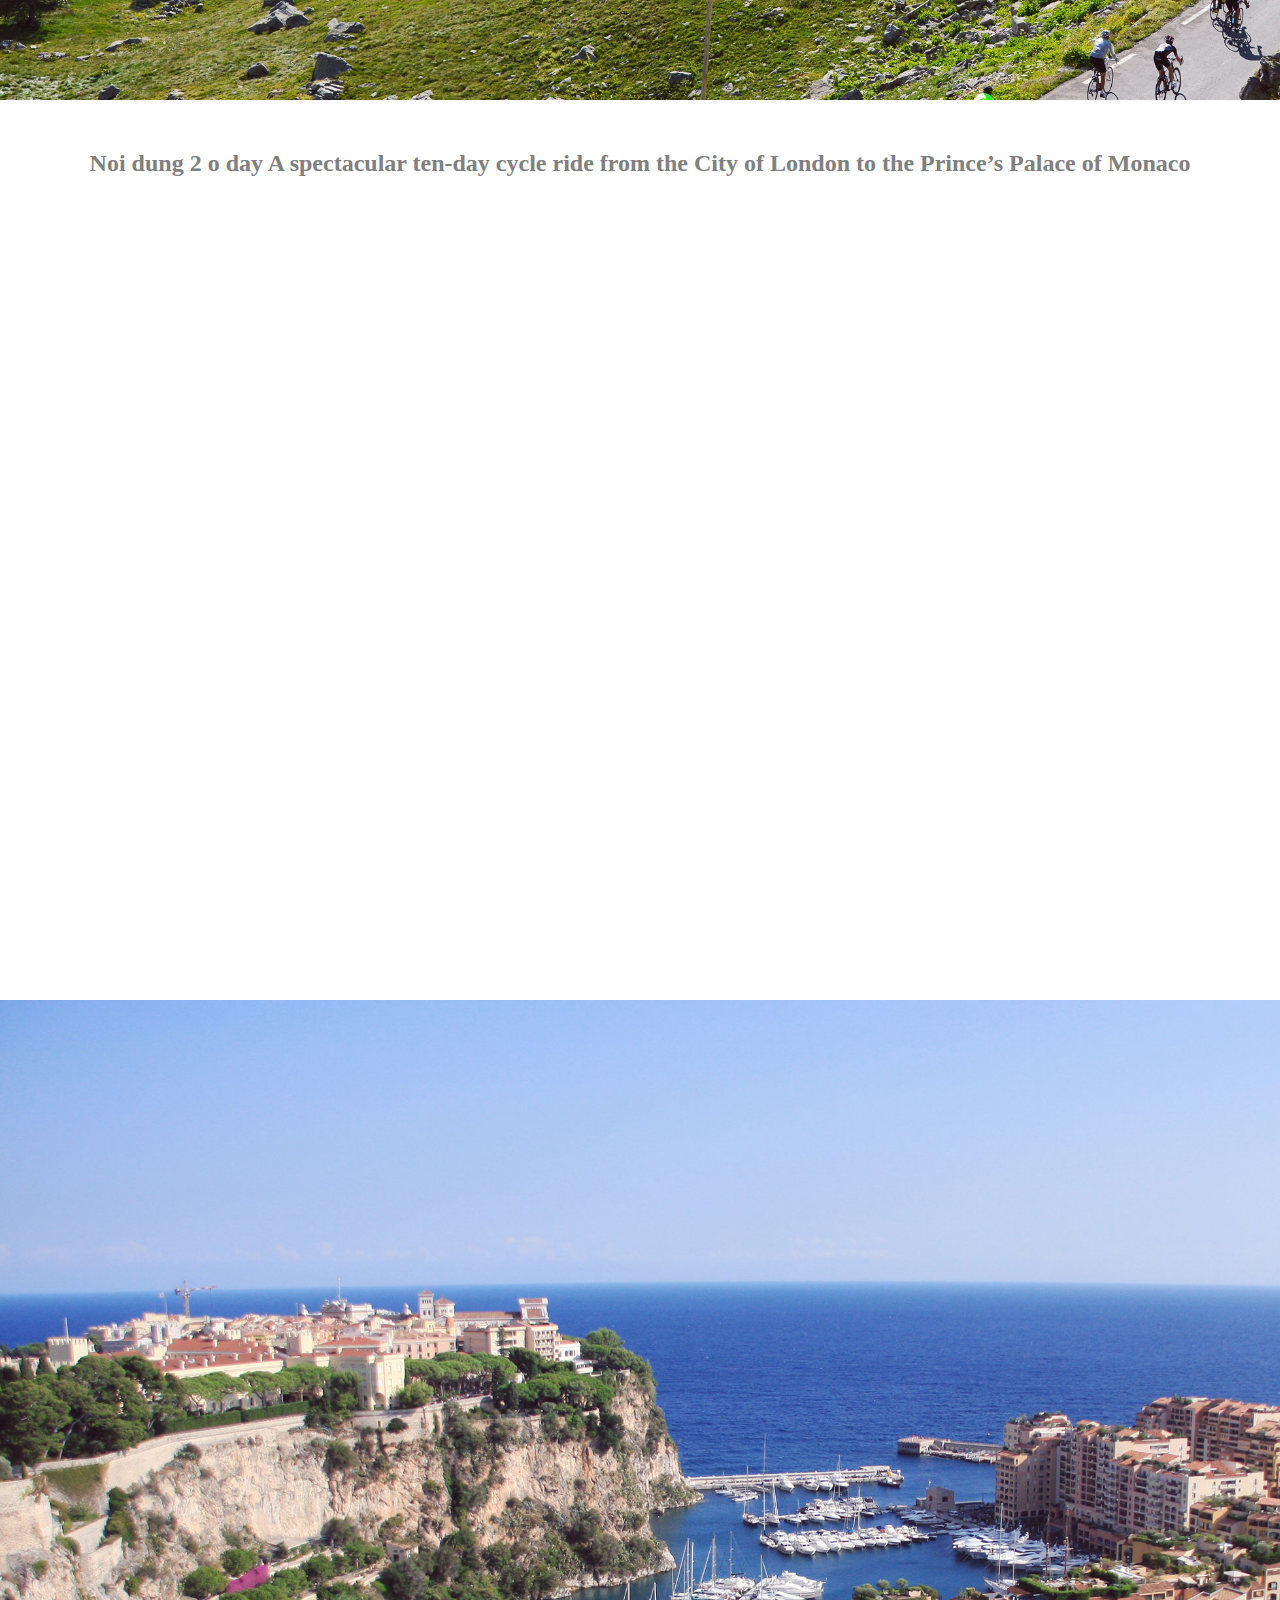
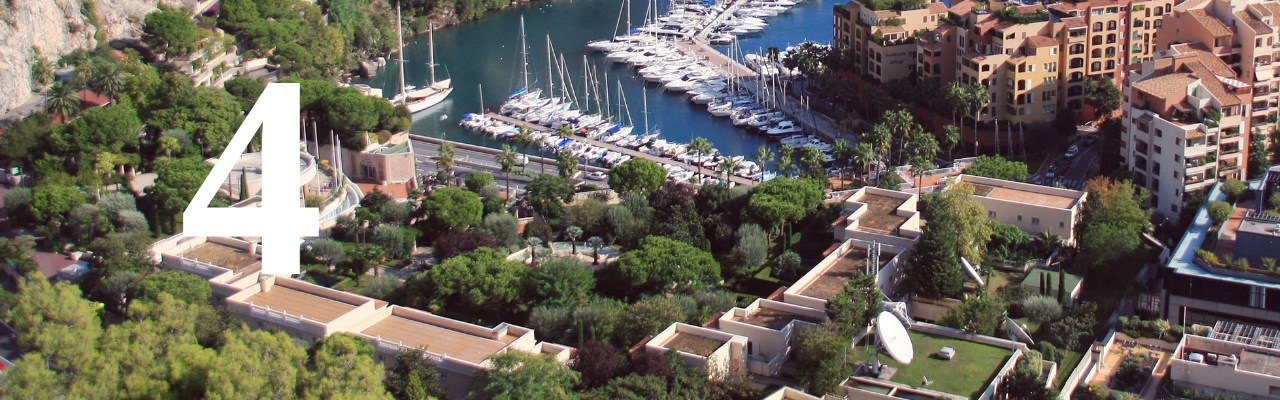
<file: MotTrang/index.html>
<!DOCTYPE html>
<html lang="en">
<head>
	<meta charset="UTF-8">
	<title>Chua bai london-monaco.cc</title>
	<link rel="stylesheet" href="bai2.css">
	<script src="https://code.jquery.com/jquery-1.12.3.min.js"></script>
	<script src="jquery.easing.1.3.js"></script>

	<script src="bai2.js"></script>
</head>
<body>
	<header>
		<nav class="menutren">
			<ul>
				<li><a href="">CHAPTER 1</a></li>
				<li><a href="">CHAPTER 2</a></li>
				<li><a href="">CHAPTER 3</a></li>
				<li><a href="">CHAPTER 4</a></li>
				<li><a href="">CHAPTER 5</a></li>
				<li><a href="">CHAPTER 6</a></li>
			</ul>
		</nav>

	</header>
	<div class="home">
		
	</div>
	<div class="noidung1">
		<h2 class="cangiua"> 18th–27th September 2016 
		A spectacular ten-day cycle ride from the City of London to the Prince’s Palace of Monaco</h2>

	</div>
	<div class="chapter1">
		<h2 class="chuto">1</h2>
	</div>

	<div class="noidung2">
		<h2 class="cangiua"> Noi dung 2 o day 
A spectacular ten-day cycle ride from the City of London to the Prince’s Palace of Monaco</h2>

	</div>
	<div class="chapter2">
		<h2 class="chuto">2</h2>
	</div>

	<div class="noidung3">
		<h2 class="cangiua"> Noi dung 2 o day 
A spectacular ten-day cycle ride from the City of London to the Prince’s Palace of Monaco</h2>

	</div>
	<div class="chapter3">
		<h2 class="chuto">3</h2>
	</div>

<div class="noidung4">
		<h2 class="cangiua"> Noi dung 2 o day 
A spectacular ten-day cycle ride from the City of London to the Prince’s Palace of Monaco</h2>

	</div>
	<div class="chapter4">
		<h2 class="chuto">4</h2>
	</div>

<div class="nutlentren"> Back to top</div>

</body>
</html>
</file>
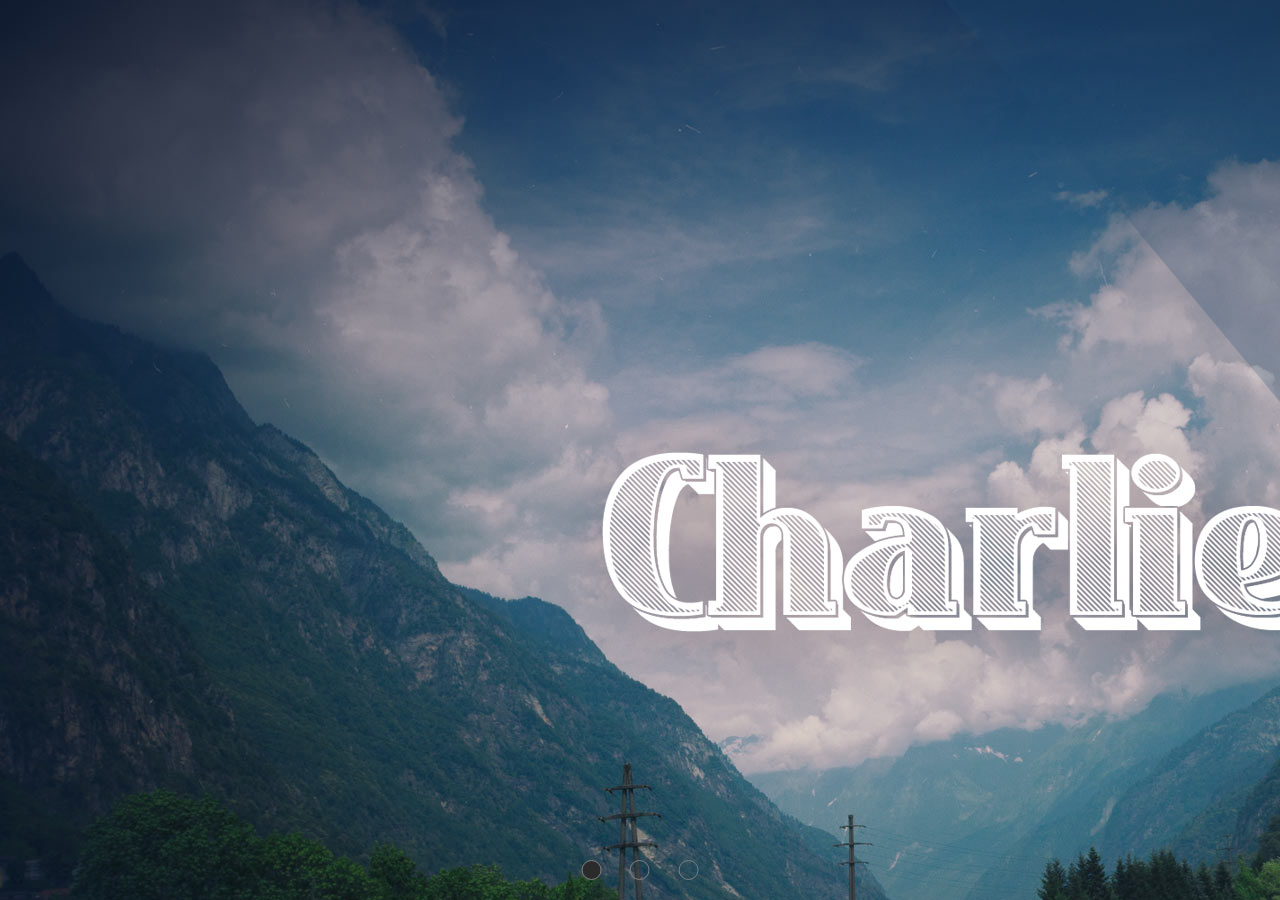
<file: MoveSlide/index.html>
<!-- https://themes.muffingroup.com/be/webdesign/ -->
<!DOCTYPE html>
<html lang="en"><head>
	<title> Chuyển Slide </title>
	<meta charset="utf-8">
	<meta name="viewport" content="width=device-width, initial-scale=1">    	
	<link rel="stylesheet" href="bootstrap.css">
	<link rel="stylesheet" href="font-awesome.css">
	
	<link rel="stylesheet" href="45.css">
</head>
<body>
	<div class="slidewraper">
		<div class="cacslide">
			<ul>
				<li class='active'>
					<div class="motslide">
						<div class="anh" style="background: url(Move-slide/slide1.jpg)"></div>
						<img src="Move-slide/xanh1.png" class="nauduoi1" alt="">
						<img src="Move-slide/xanh1.png" class="nauduoi2" alt="">
						<img src="Move-slide/xanh2.png" class="nautren" alt="">
						<div class="textnoidung">
							<h2>01</h2>
							<small>Anh Đức bá đạo</small>
							<div class="ke"></div>
							<p>Lorem ipsum dolor sit amet, consectetur adipisicing elit. Quaerat at, fugiat quibusdam nemo voluptate, quod distinctio eveniet laboriosam veniam mollitia deleniti expedita quae voluptas ut nostrum harum. Voluptas, eveniet, nobis.</p>
							<a href="" class="nut">See Project</a>
						</div>

					</div>
				</li>
				<li>
					<div class="motslide">
						<div class="anh" style="background: url(Move-slide/slide2.jpg)"></div>
						<img src="Move-slide/nau1.png" class="nauduoi1" alt="">
						<img src="Move-slide/nau1.png" class="nauduoi2" alt="">
						<img src="Move-slide/nau2.png" class="nautren" alt="">
						<div class="textnoidung">
							<h2>02</h2>
							<small>Lập trình viên xịn nhất</small>
							<div class="ke"></div>
							<p>Lorem ipsum dolor sit amet, consectetur adipisicing elit. Quaerat at, fugiat quibusdam nemo voluptate, quod distinctio eveniet laboriosam veniam mollitia deleniti expedita quae voluptas ut nostrum harum. Voluptas, eveniet, nobis.</p>
							<a href="" class="nut">See Project</a>
						</div>
					</div>
				</li>
				<li>
					<div class="motslide">
						<div class="anh" style="background-image: url(Move-slide/slide3.jpg)"></div>
						<img src="Move-slide/do1.png" class="nauduoi1" alt="">
						<img src="Move-slide/do1.png" class="nauduoi2" alt="">
						<img src="Move-slide/do2.png" class="nautren" alt="">
						<div class="textnoidung">
							<h2>03</h2>
							<small>Làm việc tại thung lũng Silicon</small>
							<div class="ke"></div>
							<p>Lorem ipsum dolor sit amet, consectetur adipisicing elit. Quaerat at, fugiat quibusdam nemo voluptate, quod distinctio eveniet laboriosam veniam mollitia deleniti expedita quae voluptas ut nostrum harum. Voluptas, eveniet, nobis.</p>
							<a href="" class="nut">See Project</a>
						</div>
					</div>
				</li>
			</ul>

		</div> <!-- Hết nội dung Slide -->
	
	<div class="chuyenslide">
		<ul>
			<li class="kichhoat">1</li>
			<li>2</li>
			<li>3</li>
		</ul>
	</div>
	</div> <!-- end slidewrapper -->
	<script type="text/javascript" src="45.js"></script>
</body>
</html>
</file>
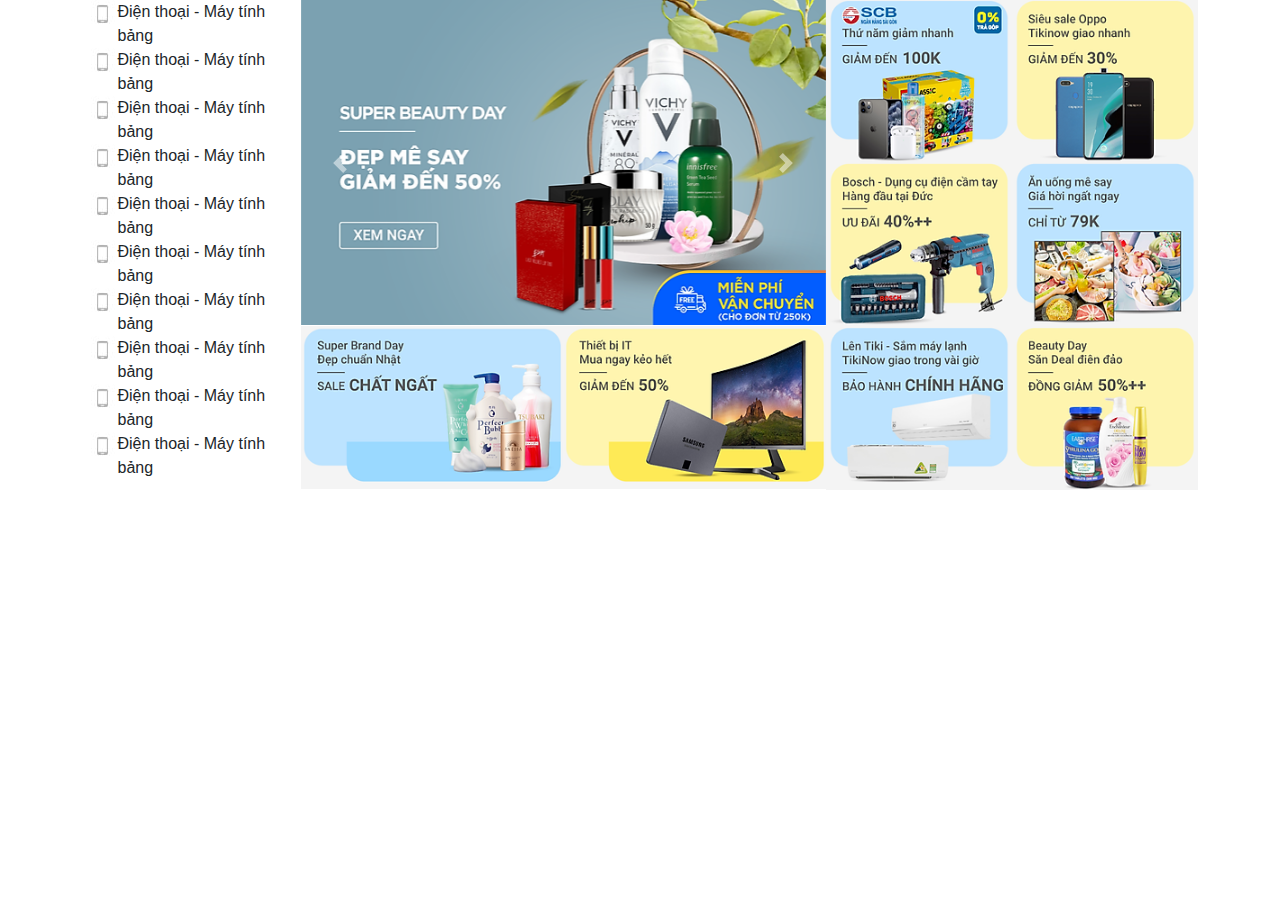
<file: Tiki/index.html>
<!doctype html>
<html lang="en">
  <head>
    <title>Tiki</title>
    <!-- Required meta tags -->
    <meta charset="utf-8">
    <meta name="viewport" content="width=device-width, initial-scale=1, shrink-to-fit=no">

    <!-- Bootstrap CSS -->
    <link rel="stylesheet" href="https://stackpath.bootstrapcdn.com/bootstrap/4.3.1/css/bootstrap.min.css" integrity="sha384-ggOyR0iXCbMQv3Xipma34MD+dH/1fQ784/j6cY/iJTQUOhcWr7x9JvoRxT2MZw1T" crossorigin="anonymous">
    <link rel="stylesheet" href="tiki.css">
</head>
  <body>
      <div class="banner">
        <div class="_1c">
            <div class="_1hang">
                <div class="hangtrai"><img src="images/icon.jpg" alt=""></div>
                <div class="hangphai">Điện thoại - Máy tính bảng</div>
            </div>
            <div class="_1hang">
                <div class="hangtrai"><img src="images/icon.jpg" alt=""></div>
                <div class="hangphai">Điện thoại - Máy tính bảng</div>
            </div>
            <div class="_1hang">
                <div class="hangtrai"><img src="images/icon.jpg" alt=""></div>
                <div class="hangphai">Điện thoại - Máy tính bảng</div>
            </div>
            <div class="_1hang">
                <div class="hangtrai"><img src="images/icon.jpg" alt=""></div>
                <div class="hangphai">Điện thoại - Máy tính bảng</div>
            </div>
            <div class="_1hang">
                <div class="hangtrai"><img src="images/icon.jpg" alt=""></div>
                <div class="hangphai">Điện thoại - Máy tính bảng</div>
            </div>
            <div class="_1hang">
                <div class="hangtrai"><img src="images/icon.jpg" alt=""></div>
                <div class="hangphai">Điện thoại - Máy tính bảng</div>
            </div>
            <div class="_1hang">
                <div class="hangtrai"><img src="images/icon.jpg" alt=""></div>
                <div class="hangphai">Điện thoại - Máy tính bảng</div>
            </div>
            <div class="_1hang">
                <div class="hangtrai"><img src="images/icon.jpg" alt=""></div>
                <div class="hangphai">Điện thoại - Máy tính bảng</div>
            </div>
            <div class="_1hang">
                <div class="hangtrai"><img src="images/icon.jpg" alt=""></div>
                <div class="hangphai">Điện thoại - Máy tính bảng</div>
            </div>
            <div class="_1hang">
                <div class="hangtrai"><img src="images/icon.jpg" alt=""></div>
                <div class="hangphai">Điện thoại - Máy tính bảng</div>
            </div>
        </div>
        <div class="_2c">
            <div class="tren">
                <div id="s1" class="carousel slide" data-ride="carousel">
                    <ol class="carousel-indicators">
                        <li data-target="#s1" data-slide-to="0" class="active"></li>
                        <li data-target="#s1" data-slide-to="1"></li>
                        <li data-target="#s1" data-slide-to="2"></li>
                    </ol>
                    <div class="carousel-inner" role="listbox">
                        <div class="carousel-item active">
                            <img src="slide1.png" alt="a">
                        </div>
                        <div class="carousel-item">
                            <img src="slide2.png" alt="b">
                        </div>
                        <div class="carousel-item">
                            <img src="slide3.png" alt="c">
                        </div>
                    </div>
                    <a class="carousel-control-prev" href="#s1" role="button" data-slide="prev">
                        <span class="carousel-control-prev-icon" aria-hidden="true"></span>
                        <span class="sr-only">Previous</span>
                    </a>
                    <a class="carousel-control-next" href="#s1" role="button" data-slide="next">
                        <span class="carousel-control-next-icon" aria-hidden="true"></span>
                        <span class="sr-only">Next</span>
                    </a>
                </div>
            </div>
            <!-- Het div tren -->
            <div class="duoi">
                <div class="motnua">
                    <img src="a1.png" alt="">
                </div>
                <div class="motnua">
                    <img src="a2.png" alt="">
                </div>
            </div>
        </div>
        <div class="_3c">
            <div class="saudiv">
                <img src="s1.png" alt="">
            </div>
            <div class="saudiv">
                <img src="s2.png" alt="">
            </div>
            <div class="saudiv">
                <img src="s3.png" alt="">
            </div>
            <div class="saudiv">
                <img src="s4.png" alt="">
            </div>
            <div class="saudiv">
                <img src="s5.png" alt="">
            </div>
            <div class="saudiv">
                <img src="s6.png" alt="">
            </div>
        </div>
      </div>
  </body>
</html>
<!-- id: thì dùng dấu #
    class: dùng dấu .  -->
</file>
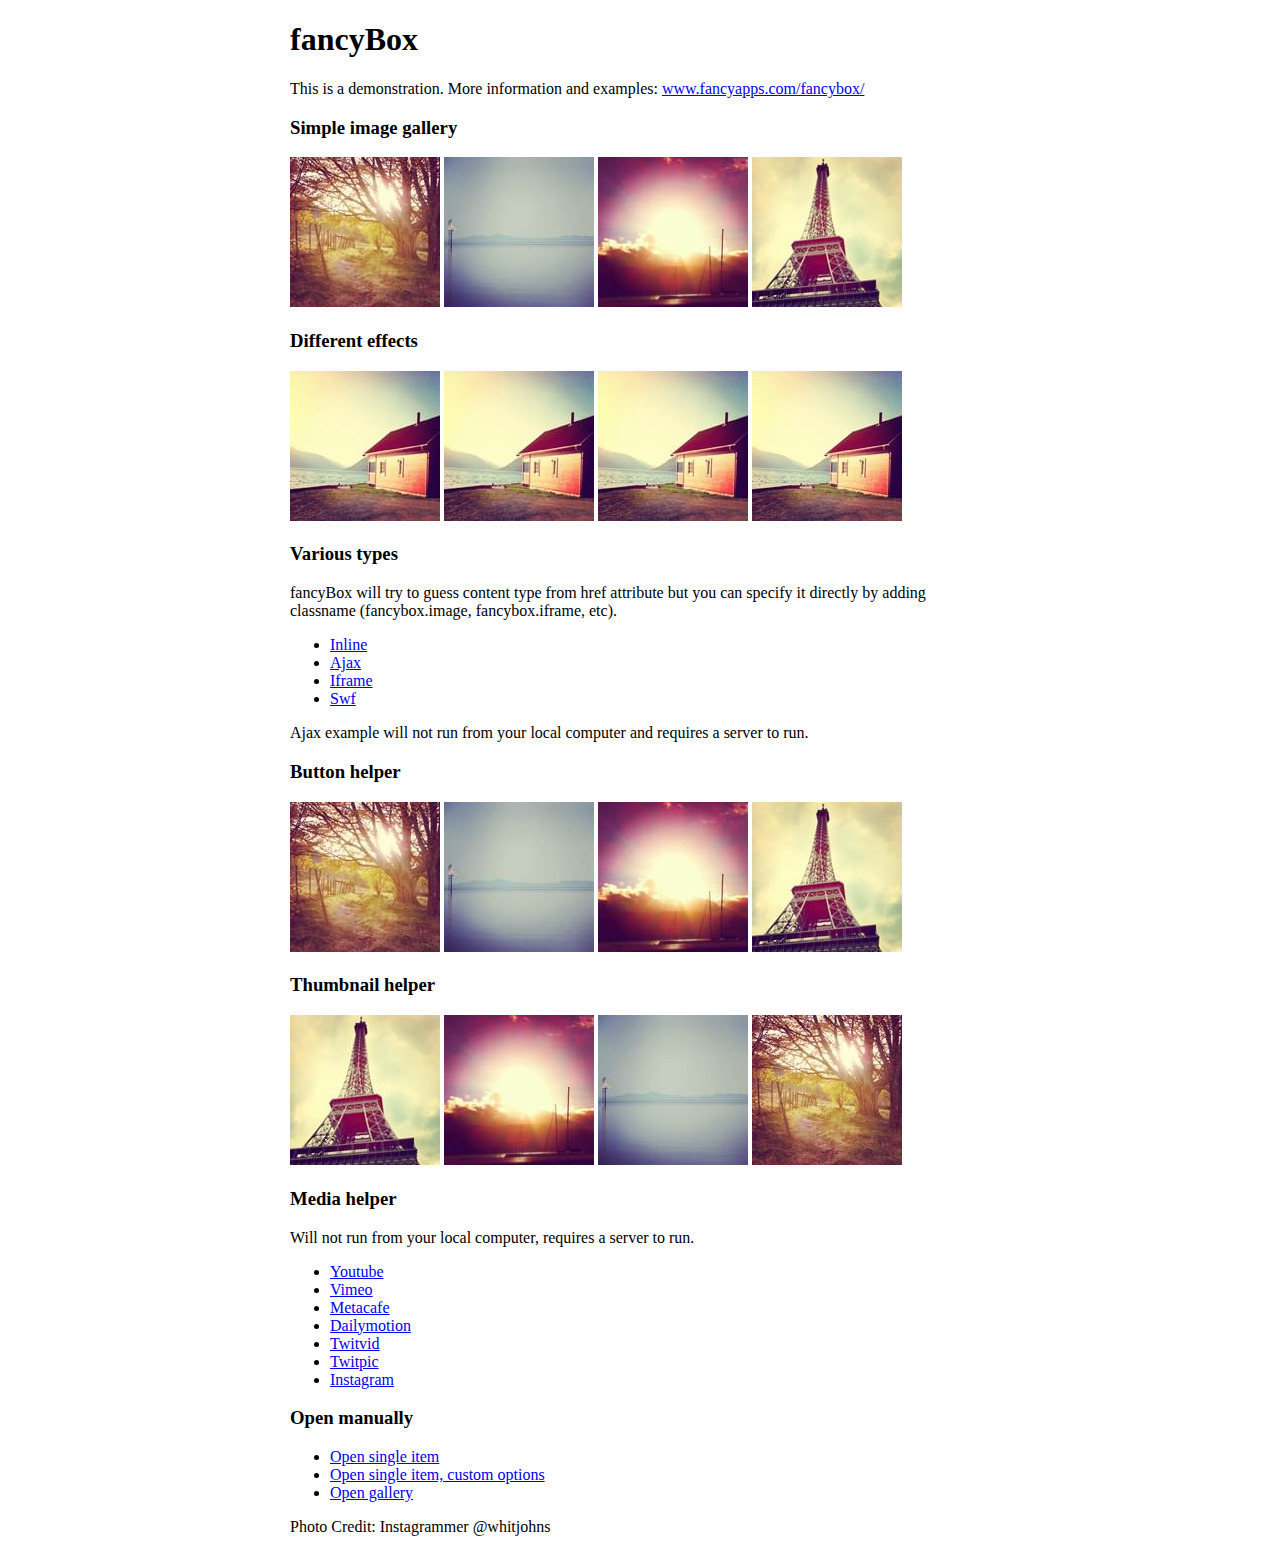
<file: JqueryBasic/fancybox/demo/index.html>
<!DOCTYPE html>
<html>
<head>
	<title>fancyBox - Fancy jQuery Lightbox Alternative | Demonstration</title>
	<meta http-equiv="Content-Type" content="text/html; charset=UTF-8" />

	<!-- Add jQuery library -->
	<script type="text/javascript" src="../lib/jquery-1.10.2.min.js"></script>

	<!-- Add mousewheel plugin (this is optional) -->
	<script type="text/javascript" src="../lib/jquery.mousewheel.pack.js?v=3.1.3"></script>

	<!-- Add fancyBox main JS and CSS files -->
	<script type="text/javascript" src="../source/jquery.fancybox.pack.js?v=2.1.5"></script>
	<link rel="stylesheet" type="text/css" href="../source/jquery.fancybox.css?v=2.1.5" media="screen" />

	<!-- Add Button helper (this is optional) -->
	<link rel="stylesheet" type="text/css" href="../source/helpers/jquery.fancybox-buttons.css?v=1.0.5" />
	<script type="text/javascript" src="../source/helpers/jquery.fancybox-buttons.js?v=1.0.5"></script>

	<!-- Add Thumbnail helper (this is optional) -->
	<link rel="stylesheet" type="text/css" href="../source/helpers/jquery.fancybox-thumbs.css?v=1.0.7" />
	<script type="text/javascript" src="../source/helpers/jquery.fancybox-thumbs.js?v=1.0.7"></script>

	<!-- Add Media helper (this is optional) -->
	<script type="text/javascript" src="../source/helpers/jquery.fancybox-media.js?v=1.0.6"></script>

	<script type="text/javascript">
		$(document).ready(function() {
			/*
			 *  Simple image gallery. Uses default settings
			 */

			$('.fancybox').fancybox();

			/*
			 *  Different effects
			 */

			// Change title type, overlay closing speed
			$(".fancybox-effects-a").fancybox({
				helpers: {
					title : {
						type : 'outside'
					},
					overlay : {
						speedOut : 0
					}
				}
			});

			// Disable opening and closing animations, change title type
			$(".fancybox-effects-b").fancybox({
				openEffect  : 'none',
				closeEffect	: 'none',

				helpers : {
					title : {
						type : 'over'
					}
				}
			});

			// Set custom style, close if clicked, change title type and overlay color
			$(".fancybox-effects-c").fancybox({
				wrapCSS    : 'fancybox-custom',
				closeClick : true,

				openEffect : 'none',

				helpers : {
					title : {
						type : 'inside'
					},
					overlay : {
						css : {
							'background' : 'rgba(238,238,238,0.85)'
						}
					}
				}
			});

			// Remove padding, set opening and closing animations, close if clicked and disable overlay
			$(".fancybox-effects-d").fancybox({
				padding: 0,

				openEffect : 'elastic',
				openSpeed  : 150,

				closeEffect : 'elastic',
				closeSpeed  : 150,

				closeClick : true,

				helpers : {
					overlay : null
				}
			});

			/*
			 *  Button helper. Disable animations, hide close button, change title type and content
			 */

			$('.fancybox-buttons').fancybox({
				openEffect  : 'none',
				closeEffect : 'none',

				prevEffect : 'none',
				nextEffect : 'none',

				closeBtn  : false,

				helpers : {
					title : {
						type : 'inside'
					},
					buttons	: {}
				},

				afterLoad : function() {
					this.title = 'Image ' + (this.index + 1) + ' of ' + this.group.length + (this.title ? ' - ' + this.title : '');
				}
			});


			/*
			 *  Thumbnail helper. Disable animations, hide close button, arrows and slide to next gallery item if clicked
			 */

			$('.fancybox-thumbs').fancybox({
				prevEffect : 'none',
				nextEffect : 'none',

				closeBtn  : false,
				arrows    : false,
				nextClick : true,

				helpers : {
					thumbs : {
						width  : 50,
						height : 50
					}
				}
			});

			/*
			 *  Media helper. Group items, disable animations, hide arrows, enable media and button helpers.
			*/
			$('.fancybox-media')
				.attr('rel', 'media-gallery')
				.fancybox({
					openEffect : 'none',
					closeEffect : 'none',
					prevEffect : 'none',
					nextEffect : 'none',

					arrows : false,
					helpers : {
						media : {},
						buttons : {}
					}
				});

			/*
			 *  Open manually
			 */

			$("#fancybox-manual-a").click(function() {
				$.fancybox.open('1_b.jpg');
			});

			$("#fancybox-manual-b").click(function() {
				$.fancybox.open({
					href : 'iframe.html',
					type : 'iframe',
					padding : 5
				});
			});

			$("#fancybox-manual-c").click(function() {
				$.fancybox.open([
					{
						href : '1_b.jpg',
						title : 'My title'
					}, {
						href : '2_b.jpg',
						title : '2nd title'
					}, {
						href : '3_b.jpg'
					}
				], {
					helpers : {
						thumbs : {
							width: 75,
							height: 50
						}
					}
				});
			});


		});
	</script>
	<style type="text/css">
		.fancybox-custom .fancybox-skin {
			box-shadow: 0 0 50px #222;
		}

		body {
			max-width: 700px;
			margin: 0 auto;
		}
	</style>
</head>
<body>
	<h1>fancyBox</h1>

	<p>This is a demonstration. More information and examples: <a href="http://fancyapps.com/fancybox/">www.fancyapps.com/fancybox/</a></p>

	<h3>Simple image gallery</h3>
	<p>
		<a class="fancybox" href="1_b.jpg" data-fancybox-group="gallery" title="Lorem ipsum dolor sit amet"><img src="1_s.jpg" alt="" /></a>

		<a class="fancybox" href="2_b.jpg" data-fancybox-group="gallery" title="Etiam quis mi eu elit temp"><img src="2_s.jpg" alt="" /></a>

		<a class="fancybox" href="3_b.jpg" data-fancybox-group="gallery" title="Cras neque mi, semper leon"><img src="3_s.jpg" alt="" /></a>

		<a class="fancybox" href="4_b.jpg" data-fancybox-group="gallery" title="Sed vel sapien vel sem uno"><img src="4_s.jpg" alt="" /></a>
	</p>

	<h3>Different effects</h3>
	<p>
		<a class="fancybox-effects-a" href="5_b.jpg" title="Lorem ipsum dolor sit amet, consectetur adipiscing elit"><img src="5_s.jpg" alt="" /></a>

		<a class="fancybox-effects-b" href="5_b.jpg" title="Lorem ipsum dolor sit amet, consectetur adipiscing elit"><img src="5_s.jpg" alt="" /></a>

		<a class="fancybox-effects-c" href="5_b.jpg" title="Lorem ipsum dolor sit amet, consectetur adipiscing elit"><img src="5_s.jpg" alt="" /></a>

		<a class="fancybox-effects-d" href="5_b.jpg" title="Lorem ipsum dolor sit amet, consectetur adipiscing elit"><img src="5_s.jpg" alt="" /></a>
	</p>

	<h3>Various types</h3>
	<p>
		fancyBox will try to guess content type from href attribute but you can specify it directly by adding classname (fancybox.image, fancybox.iframe, etc).
	</p>
	<ul>
		<li><a class="fancybox" href="#inline1" title="Lorem ipsum dolor sit amet">Inline</a></li>
		<li><a class="fancybox fancybox.ajax" href="ajax.txt">Ajax</a></li>
		<li><a class="fancybox fancybox.iframe" href="iframe.html">Iframe</a></li>
		<li><a class="fancybox" href="http://www.adobe.com/jp/events/cs3_web_edition_tour/swfs/perform.swf">Swf</a></li>
	</ul>

	<div id="inline1" style="width:400px;display: none;">
		<h3>Etiam quis mi eu elit</h3>
		<p>
			Lorem ipsum dolor sit amet, consectetur adipiscing elit. Etiam quis mi eu elit tempor facilisis id et neque. Nulla sit amet sem sapien. Vestibulum imperdiet porta ante ac ornare. Nulla et lorem eu nibh adipiscing ultricies nec at lacus. Cras laoreet ultricies sem, at blandit mi eleifend aliquam. Nunc enim ipsum, vehicula non pretium varius, cursus ac tortor. Vivamus fringilla congue laoreet. Quisque ultrices sodales orci, quis rhoncus justo auctor in. Phasellus dui eros, bibendum eu feugiat ornare, faucibus eu mi. Nunc aliquet tempus sem, id aliquam diam varius ac. Maecenas nisl nunc, molestie vitae eleifend vel, iaculis sed magna. Aenean tempus lacus vitae orci posuere porttitor eget non felis. Donec lectus elit, aliquam nec eleifend sit amet, vestibulum sed nunc.
		</p>
	</div>

	<p>
		Ajax example will not run from your local computer and requires a server to run.
	</p>

	<h3>Button helper</h3>
	<p>
		<a class="fancybox-buttons" data-fancybox-group="button" href="1_b.jpg"><img src="1_s.jpg" alt="" /></a>

		<a class="fancybox-buttons" data-fancybox-group="button" href="2_b.jpg"><img src="2_s.jpg" alt="" /></a>

		<a class="fancybox-buttons" data-fancybox-group="button" href="3_b.jpg"><img src="3_s.jpg" alt="" /></a>

		<a class="fancybox-buttons" data-fancybox-group="button" href="4_b.jpg"><img src="4_s.jpg" alt="" /></a>
	</p>

	<h3>Thumbnail helper</h3>
	<p>
		<a class="fancybox-thumbs" data-fancybox-group="thumb" href="4_b.jpg"><img src="4_s.jpg" alt="" /></a>

		<a class="fancybox-thumbs" data-fancybox-group="thumb" href="3_b.jpg"><img src="3_s.jpg" alt="" /></a>

		<a class="fancybox-thumbs" data-fancybox-group="thumb" href="2_b.jpg"><img src="2_s.jpg" alt="" /></a>

		<a class="fancybox-thumbs" data-fancybox-group="thumb" href="1_b.jpg"><img src="1_s.jpg" alt="" /></a>
	</p>

	<h3>Media helper</h3>
	<p>
		Will not run from your local computer, requires a server to run.
	</p>

	<ul>
		<li><a class="fancybox-media" href="http://www.youtube.com/watch?v=opj24KnzrWo">Youtube</a></li>
		<li><a class="fancybox-media" href="http://vimeo.com/47480346">Vimeo</a></li>
		<li><a class="fancybox-media" href="http://www.metacafe.com/watch/7635964/">Metacafe</a></li>
		<li><a class="fancybox-media" href="http://www.dailymotion.com/video/xoeylt_electric-guest-this-head-i-hold_music">Dailymotion</a></li>
		<li><a class="fancybox-media" href="http://twitvid.com/QY7MD">Twitvid</a></li>
		<li><a class="fancybox-media" href="http://twitpic.com/7p93st">Twitpic</a></li>
		<li><a class="fancybox-media" href="http://instagr.am/p/IejkuUGxQn">Instagram</a></li>
	</ul>

	<h3>Open manually</h3>
	<ul>
		<li><a id="fancybox-manual-a" href="javascript:;">Open single item</a></li>
		<li><a id="fancybox-manual-b" href="javascript:;">Open single item, custom options</a></li>
		<li><a id="fancybox-manual-c" href="javascript:;">Open gallery</a></li>
	</ul>

	<p>
		Photo Credit: Instagrammer @whitjohns
	</p>
</body>
</html>
</file>
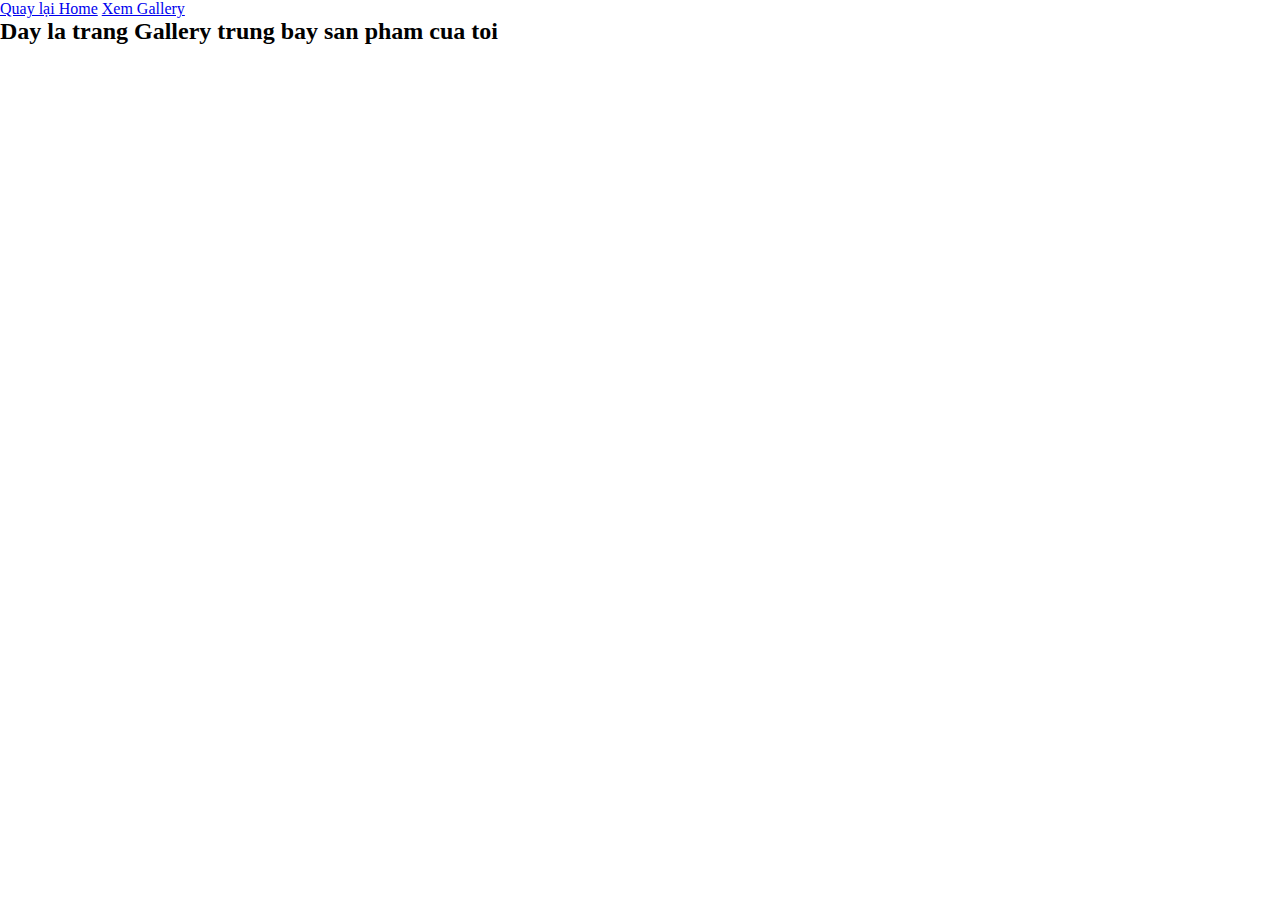
<file: gallery.html>
<!DOCTYPE html>
<html lang="en">
<head>
	<meta charset="UTF-8">
	<title>Day la gallery</title>
	<link rel="stylesheet" href="1.css">
</head>
<body>
	<div class="menu">
		<a href="index.html">Quay lại Home</a>
		<a href="gallery.html">Xem Gallery</a>

	</div>
	<h2>Day la trang Gallery trung bay san pham cua toi</h2>
</body>
</html>
</file>
<file: Apple/css/1.css>
*{
    margin:0;
    padding: 0;
}

.nutslide {
    width: 100%;
    text-align: center;
}

ul {
    display: inline-block;
}

.nutslide li {
    list-style: none;
    float: left;
    width: 15px;
    height: 15px;
    margin: 10px;
    background: gray;
    border-radius: 50%;
    text-indent: -9999px; /*ẩn chữ đi*/
    cursor: pointer;
    transition: 0.4s;
    border: 1px solid white;
}

.nutslide li.xanh {
    background: lightblue;
    border: 1px solid gray;
}

.nutslide li:hover {
    background: black;
}

.next {
    position: absolute;
    top: 33%;
    right: 0;
    z-index: 4;
    cursor: pointer;
}

.prev {
    position: absolute;
    z-index: 4;
    top: 33%;
    left: 0;
    cursor: pointer;
}

.anhslide {
    position: relative;
    width: 100%;
    height: 650px;
    overflow: hidden;
    text-align: center;
}

header.apple {
    width: 100%;
    height: 700px;
    position: relative;
}

/*viết cho hiệu ứng*/
._1slide {
    position: absolute;
    top: 0px;
    left: 0px;
    opacity: 0;
    visibility: hidden;
}

._1slide.active {
    opacity: 1;
    visibility: visible;
}

._1slide.sangbentrai {
    animation: sangbentrai 1s forwards;
}
@-webkit-keyframes sangbentrai {
    0% {
        left: 0%;
        opacity: 1;
        visibility: visible;
    }
    100% {
        left: -100%;
        opacity: 0;
        visibility: hidden;
    }
}

._1slide.sangbenphai {
    animation: sangbenphai 1s forwards;
}
@-webkit-keyframes sangbenphai {
    0% {
        left: 0%;
        opacity: 1;
        visibility: visible;
    }
    100% {
        left: 100%;
        opacity: 0;
        visibility: hidden;
    }
}


._1slide.vaobenphai {
    animation: vaobenphai 1s forwards;
}
@-webkit-keyframes vaobenphai {
    0% {
        left: 100%;
        opacity: 0;
        visibility: hidden;
    }
    100% {
        left: 0%;
        opacity: 1;
        visibility: visible;
    }
}


._1slide.vaobentrai {
    animation: vaobentrai 1s forwards;
}
@-webkit-keyframes vaobentrai {
    0% {
        left: -100%;
        opacity: 0;
        visibility: hidden;
    }
    100% {
        left: 0%;
        opacity: 1;
        visibility: visible;
    }
}
</file>
<file: Facebook/58-66.css>
*{margin: 0; padding: 0;}
html, body {
    height: 100%;
}

.menutren{
    position: fixed;
    top: 0px;
    text-align: center;
    width: 100%;
    background: #4267b2;
}
.noidungchinh{
    margin-top: 50px;
}
.noidungchinh .trai{
    float: left;
    width: 15%;
    height: 100%;
}
.noidungchinh .giua{
    margin-left: 248px;
    float: left;
    width: 51%;
}
.noidungchinh .phai{
    float: left;
    width: 35%;
}

.motkhoi {
    width: 100%;
    margin: 20px 0;
    border: 1px solid #c7c7c7;
}
.motkhoi .avatar{
    height: 70px;
    /* background: green; */
    padding-bottom: 13px;
    padding-top: 10px;
}
.motkhoi .cacAnh{}
.cacAnh img.motanhtren{
    width: 100%;
    margin-bottom: 8px;
    height: 100%;
}


.cacAnh img{
    width: 33%;
    height: 220px;
    float: left;
    margin-right: 0.3%;
    cursor: pointer;
}

.cacAnh img.motanhtren {

}

.trai img {
    position: fixed;
    left: 0;
}


.phai img {
    position: fixed;
    right: 0px;
}
.atrai {
    float: left;
    width: 9%;
    margin-left: 1%;
    margin-bottom: 8px;
}

.aphai {
    float: left;
    width: 80%;
    padding-top: 4px;
    color: gray;
    font-size: 15px;
}

.atrai img {
    width: 70px;
    border-radius: 50%;
}

.aphai b {
    color: #4267b2;
    font-family: segoe ui;
    font-size: 15px;
}

.ngaythang {
    color: #b8b8b8;
}

.popup {}
.popup .nenden {
    transition: 0.4s;
    background: rgba(0, 0, 0, 0.6);
    width: 100%;
    height: 100%;
    position: fixed;
    top: 0px;
    left: 0px;
    z-index: 3;
    opacity: 0;
    visibility: hidden;
}

.dongLai {
    background-image: url("Facebook/dau-x.png");
    background-size: auto;
    background-repeat: no-repeat;
    display: inline-block;
    height: 20px;
    width: 20px;
    background-position: 0px -42px;
   /* float: right;*/
    margin: 79px 700px 26px 0;
    cursor: pointer;
    opacity: 0.6;
}

.dongLai:hover {
    opacity: 1;
}

.thongtinanh {
    position: fixed;
    /* position: relative; */
    width: 65%;
    height: 90%;
    background: black;
    z-index: 5;
    top: 58%;
    left: 45%;
    transform: translateX(-50%) translateY(-50%);
    opacity: 0;
    visibility: hidden;
    transition: 0.4s;
}

.tttrai {
    float: left;
    width: 70%;
    height: 100%;
    background: gray;
}

.ttphai {
    float: left;
    width: 30%;
    background: url(Facebook/comment.png);
    height: 100%;
    background-size: cover;
}

.ra {
    opacity: 1 !important;
    visibility: visible !important;
}

.khoiCacAnh ul li {
    position: absolute;
    width: 100%;
    height: 100%;
    text-align: center;
    overflow: hidden;
    top: 0px;
    left: 0px;
    margin: 0;
    padding: 0;
    display: flex;
    align-items: center;
    opacity: 0;
    visibility: hidden;
}

.khoiCacAnh ul li.active {
    opacity: 1;
    visibility: visible;
} 

.khoiCacAnh ul li img {
    max-height: 100%;
    height: 100%;
    position: absolute;
}

.khoiCacAnh {
    position: relative;
    width: 100%;
    height: 100%;
}

.khoiCacAnh ul {
    width: 100%;
    height: 100%;
    position: absolute;
}

b.ntrai {
    background-image: url("Facebook/sangtrai.png");
    background-size: auto;
    background-repeat: no-repeat;
    display: inline-block;
    height: 20px;
    width: 20px;
    background-position: 0px 0px;
    /* float: right; */
    margin: 79px 700px 26px 0;
    cursor: pointer;
    opacity: 0.6;
    position: absolute;
    top: 50%;
    transform: translateY(-50px);
    text-indent: -9999px;
    left: 3%;
    z-index: 7;
}

b.nphai {
    background-image: url(Facebook/sangphai.png);
    background-size: auto;
    background-repeat: no-repeat;
    display: inline-block;
    height: 20px;
    width: 20px;
    background-position: 0px 0px;
    /* float: right; */
    margin: 79px 700px 26px 0;
    cursor: pointer;
    opacity: 0.6;
    position: absolute;
    top: 50%;
    transform: translateY(-50px);
    text-indent: -9999px;
    left: 66%;
    z-index: 7;
}
</file>
<file: Kenh14/36-part2.css>
*{margin: 0; padding: 0;}

.banner {
	height: 100px;
	background: url(banner-kenh14.png) no-repeat center;
	background-size: cover;
}

.menu a {
    color: white;
    padding: 0 27px;
    text-transform: uppercase;
}

.menu {
    height: 50px;
    line-height: 50px;
    background: #9f1d21;
}

.menu.menuden {
	position: fixed;
	z-index: 2;
	width: 100%;
	top: 0px;
	background: #1d1d1d;
}

.chungtoi.vangdunglai {
    position: fixed;
    top: 49px;
}
</file>
<file: Lazada/38-part5-lazada.css>
*{margin:0; padding:0;}

.menu{
	width: 100%;
	/*height: 150%;*/
	overflow: hidden;
	background: #183544;
	transition: 0.4s;
	position: fixed;
	top: 0px;
	z-index: 100; /*Độ hiện thị ưu tiên, số càng cao ưu tiên càng lớn*/
}

.menu .menutop{
	height: 40px;
	background:#11252f;
	transition: 0.4s;
}

.menu .menumid{
	background: #183544;
	height: 80px;
	border-bottom: 1px solid black
}

.menu .menumid .phaisearch{}
.menu .menumid .trailogo{}
.menu .menumid .trailogo img{
	height: 80px;
	padding: 15px;
	width: 120px;
	transition: 0.6s;
}

.menu .menubottom{
	height: 30px;
	background: #183544;
	transition: 0.4s;
}

.noidung {
	width: 400px;
	margin:auto;
	font-family: segoe ui light;
	line-height: 22px;
	color: #414141;
/*	z-index: 2;*/
}

.truotlen {
	transform: translateY(-200px); /*âm là lên*/
	opacity: 0;
}

.bienhinh1 .menutop {
	height: 0px;
	overflow: hidden;
}

.bienhinh1 .menubottom {
	height: 0px;
	overflow: hidden;
}

.tatcadanhmuc {
	position: absolute; /*Đè lên logo*/
	top: 32px;
	color: white;
	left: 30px;
	font-family: segoe ui light;
	transition: 0.4s;

	opacity: 0;
	visibility: hidden;
	transform: translateY(100px);
	cursor: pointer;
	color: gray;
}

.tatcadanhmuc: hover {color: white;}

.bienhinh1 .tatcadanhmuc {
	transform: translateY(0px);
	opacity: 1;
	visibility: visible;
}
.tatcadanhmuc .nut{};

.menu .menubottom.botdira {
    height: 30px;
}

.menubottom.botdira {
    height: 30px;
}
</file>
<file: MasterSlide/57-06.css>
*{margin: 0; padding: 0;}
/*Để làm được slide full màn hình, nguyễn lý chung: Từ trên xuống dưới 
Height và Width đều 100%*/

html, body, #slidewrapper, .slides, .slides ul, .slides ul li {
    width: 100%;
    height: 100%;
    perspective: 700px;
}

#slidewrapper{
    position: relative;
    overflow: hidden;
    background: black;
}

.slides {
    position: relative;
}

.slides ul{
    position: relative;
}

.slides ul li{
    position: absolute;
    top: 0px;
    left: 0px;
    background-size: cover;
    opacity: 0;
}

.slides ul li.dangxem {
    opacity: 1;
    transform-origin: 0 0; /*trục quay ở bên trái*/
}

.nuts {
    position: absolute;
    top: 0px;
    right: 0px;
    z-index: 9;
}

.nuts b{
    font-size: 100px;
    color: #3b3b3b;
    padding: 10px 18px;
    transition: 0.4s;
    cursor: pointer;
}

.nuts b:hover {
    color: #b6b6b6;
}

.bienMatKhiAnNext {animation: ani1 0.6s ease-in-out forwards;}
/*Dịch sang bên trái 1 tí*/
@-webkit-keyframes ani1 {
    from {
       transform: rotateY(0deg);
       opacity: 1;
    } 
    to {
        transform: rotateY(45deg);
        opacity: 0.8;
    } 
}


/*Hiệu ứng lùi về tiến lên*/
.diVaoKhiAnNext{animation: ani2 0.6s ease-in-out forwards;}

@-webkit-keyframes ani2 {
   from {
        transform: translateX(100%);
        opacity: 1;
        z-index: 8;
    } 
    to {
        transform: translateX(0%);
        opacity: 1;
        z-index: 8;
    } 
}

.bienMatKhiAnPrev {animation: ani2_nguoc 0.6s forwards;}
@-webkit-keyframes ani2_nguoc {
    from {
        transform-origin: 100% 100%;
        transform: rotateY(0deg);
        opacity: 1;
        z-index: 4;
    } 
    to {
         transform-origin: 100% 100%;
         transform: rotateY(-45deg);
         opacity: 1;
         z-index: 4;
    } 
}

.diVaoKhiAnPrev{animation: ani1_nguoc 0.6s forwards;}
@-webkit-keyframes ani1_nguoc {
    to {
       transform: translateX(-100%);
       opacity: 1;
       z-index: 8;
    } 
    from {
        transform: translateX(0%);
        opacity: 1;
        z-index: 8;
    } 
}
</file>
<file: MotTrang/bai2.css>
*{margin: 0 ; padding:0;}

.nutlentren {
    position: fixed;
    bottom: 0px;
    right: 0px;
    background: rgba(255, 255, 255, 0.45);
    color: black;
    padding: 14px;
    border-radius: 4px;
    cursor: pointer;
}

h2.chuto {
    color: white;
    font-family: tahoma;
    font-size: 290px;
    margin-left: 14%;
    padding-top: 610px;
}

.chapter1,.chapter2,.chapter3,.chapter4 {
    height: 1000px;
    background: url(images/Chapter-1.jpg);
    background-size: cover;
}

.chapter4 {
    background-image: url(images/Chapter-4.jpg);
}

.chapter2 {
    background-image: url(images/Chapter-2.jpg);
}

.chapter3 {
    background-image: url(images/Chapter-3.jpg);
}

.noidung1, .noidung2,.noidung3,.noidung4 {
    height: 800px;
    padding: 50px 0;
    text-align: center;
    color: gray;
}

.home {
    width: 100%;
    height: 800px;
    background: url(images/1.jpg);
    background-attachment: fixed;
    background-size: cover;
}

.menutren ul {
    margin-left: 17%;
}

.menutren a {
    text-decoration: none;
    display: block;
    padding: 16px 18px;
    color: black;
    font-family: tahoma;
    font-weight: bold;
}

nav.menutren {
    width: 100%;
    height: 57px;
    background: whitesmoke;
    margin: auto;
    position: fixed;
    top: 0px;
}

.menutren ul li {
    float: left;
    list-style: none;
}
</file>
<file: MoveSlide/45.css>
*{margin: 0; padding: 0;}
/*CSS phần nội dung các slide*/
html,body{width: 100%; height: 100%; overflow-x: hidden;}

.slidewraper{
    position: relative;
    height: 100%;
    width: 100%;
    overflow: hidden;
}

.cacslide {
    position: absolute;
    height: 100%;
    width: 100%;
}

.cacslide ul{
    height: 100%;
    position: relative;
}

.cacslide ul li {
    list-style: none;
    position: absolute;
    height: 100%;
    width: 100%;
    transition: 0.4s;
    opacity: 0;
}

.cacslide ul li.active {
    opacity: 1;
}

.cacslide ul li .motslide{
    position: relative;
}

.motslide {
    height: 100%;
    width: 100%;
}

.motslide .anh{
    height: 100%;
    width: 100%;
    background-size:cover; /*lúc nào cũng ở giữa*/
}

.motslide .nauduoi1,
.motslide .nauduoi2,
.motslide .nautren,
.motslide .textnoidung {
    position: absolute;
    z-index: 1;
    top:0px;
}

.motslide .nauduoi1{
    opacity: 0;
    top: -25%;
}

.motslide .nauduoi2{
    opacity: 0;
    top: -10%;
}

ul li.active .motslide .nauduoi1,
ul li.active .motslide .nauduoi2 {
    animation: nauvao 1s forwards;
}
@-webkit-keyframes nauvao {
    from {
        transform: translateX(-100%) translateY(100%);
        opacity: 0;
    }
    to {
        transform: translateX(0%) translateY(0%);
        opacity: 0.4;
    }
}

ul li.active .motslide .nauduoi2 {
    animation-delay: 0.3s;
}

.motslide .nautren{
    opacity: 0.3;
    right: 0;
}

ul li.active .motslide .nautren {
    animation: nautrenvao 1s forwards;
    animation-delay: 0.3s;
}
@-webkit-keyframes nautrenvao {
    from {
        transform: translateX(100%) translateY(-100%);
        opacity: 0;
    }
    to {
        transform: translateX(0) translateY(0);
        opacity: 0.4;
    }
}

.motslide .textnoidung {
    width: 18%;
    left: 4%;
    z-index: 3;
    opacity: 1;
    top: 34%;
    color: white;
}

.textnoidung  h2{
    font-size: 82px;
    font-weight: normal;
    font-family: segoe ui light;
    opacity: 0;
}


.textnoidung small{
    font-size: 33px;
    font-weight: bold;
    text-transform: uppercase;
    padding: 10px 0 9px 0;
    display: block;
    opacity: 0;
}

.textnoidung .ke{
    width: 80%;
    height: 2px;
    background: #dfdfdf;
    margin: 1px 0 12px 0;
    opacity: 0;
}

.textnoidung p{
    font-size: 14px;
    line-height: 20px;
    color: #dfdfdf;
    opacity: 0;
}

.textnoidung .nut{
    color: white;
    text-decoration: none;
    border:1px solid white;
    padding: 10px 35px;
    margin: 8px 0 0 0;
    display: inline-block;
    font-size: 17px;
    opacity: 0;
}

.cacslide ul li.active .textnoidung h2,
.cacslide ul li.active .textnoidung small,
.cacslide ul li.active .textnoidung .ke,
.cacslide ul li.active .textnoidung p,
.cacslide ul li.active .textnoidung .nut {
    animation: chudivao 1s forwards;
}
@-webkit-keyframes chudivao {
    from {
        transform: translateX(-100%);
        opacity: 0;
    }
    to {
        transform: translateX(0);
        opacity: 1;
    }
}

.cacslide ul li.active .textnoidung h2 {animation-delay: 1s;}
.cacslide ul li.active .textnoidung small{animation-delay: 1.2s;}
.cacslide ul li.active .textnoidung .ke{animation-delay: 1.4s;}
.cacslide ul li.active .textnoidung p {animation-delay: 1.6s;}
.cacslide ul li.active .textnoidung .nut{animation-delay: 1.8s;}

.chuyenslide {
    text-align: center;
    position: absolute;
    bottom: 0%;
    left: 50%; /*Thủ thuật canh giữa*/
    transform: translateX(-50%); /*Thủ thuật canh giữa*/
    z-index: 9;
}

.chuyenslide ul {
    display: inline;
}

.chuyenslide ul li {
    display: inline-block;
    border: 1px solid gray;
    text-indent: -9999px;
    width: 20px;
    height: 20px;
    border-radius: 50%;
    margin: 20px 12px;
    transition: 0.4s;
    cursor: pointer;
}

.chuyenslide ul li:hover,
.chuyenslide ul li.kichhoat {
    background: #2c2b2b;
}
</file>
<file: Tiki/tiki.css>
.banner {
    display: flex;
    width: 1115px;
    margin: auto;
    height: 490px;
}

.banner ._1c {width: 218px;}

.banner ._1c ._1hang{display: flex;}
.banner ._1c ._1hang .hangtrai{width: 35px;}
.banner ._1c ._1hang .hangphai{width: 183px;}


.banner ._2c {
    width: 525px;
}

.banner ._2c .tren {
    height: 326px;
}
.banner ._2c .duoi {
    height: 160px;
    display: flex;
}
.banner ._2c .duoi .motnua {
    width: 50%;
}

.banner ._3c {
    width: 372px;
    display: flex;
    flex-wrap: wrap;
}

.banner ._3c .saudiv {
    width: 50%;
}

img {
    width: 100%;
}

#s1 .carousel-indicators {display: none;}
</file>
<file: 1.css>
*{margin: 0; padding: 0;}

h1 {
    text-align: center;
}

img {
    width: 50%;
}

.menutren {
	background-color: rgb(110, 157, 187);
	height: 30px;
	width: 100%;
}

ul.menungang {
	list-style: none;
	width: 1400px;
	margin-left: auto;
}

ul.menungang li {
	display: inline;
}

.menungang a {
    color: #d9e3ea;
    text-decoration: none;
    font-family: segoe ui;
    font-size: 14px;
    padding-left: 10px;
    padding-right: 10px;
    padding-top: 5px;
    padding-bottom: 5px;
    display: inline-block;
    transition: 0.4s;
}

.menungang a:hover {
    background-color: rgb(167, 176, 183);
    padding-top: 3px;
    padding-bottom: 5px;
}
</file>
